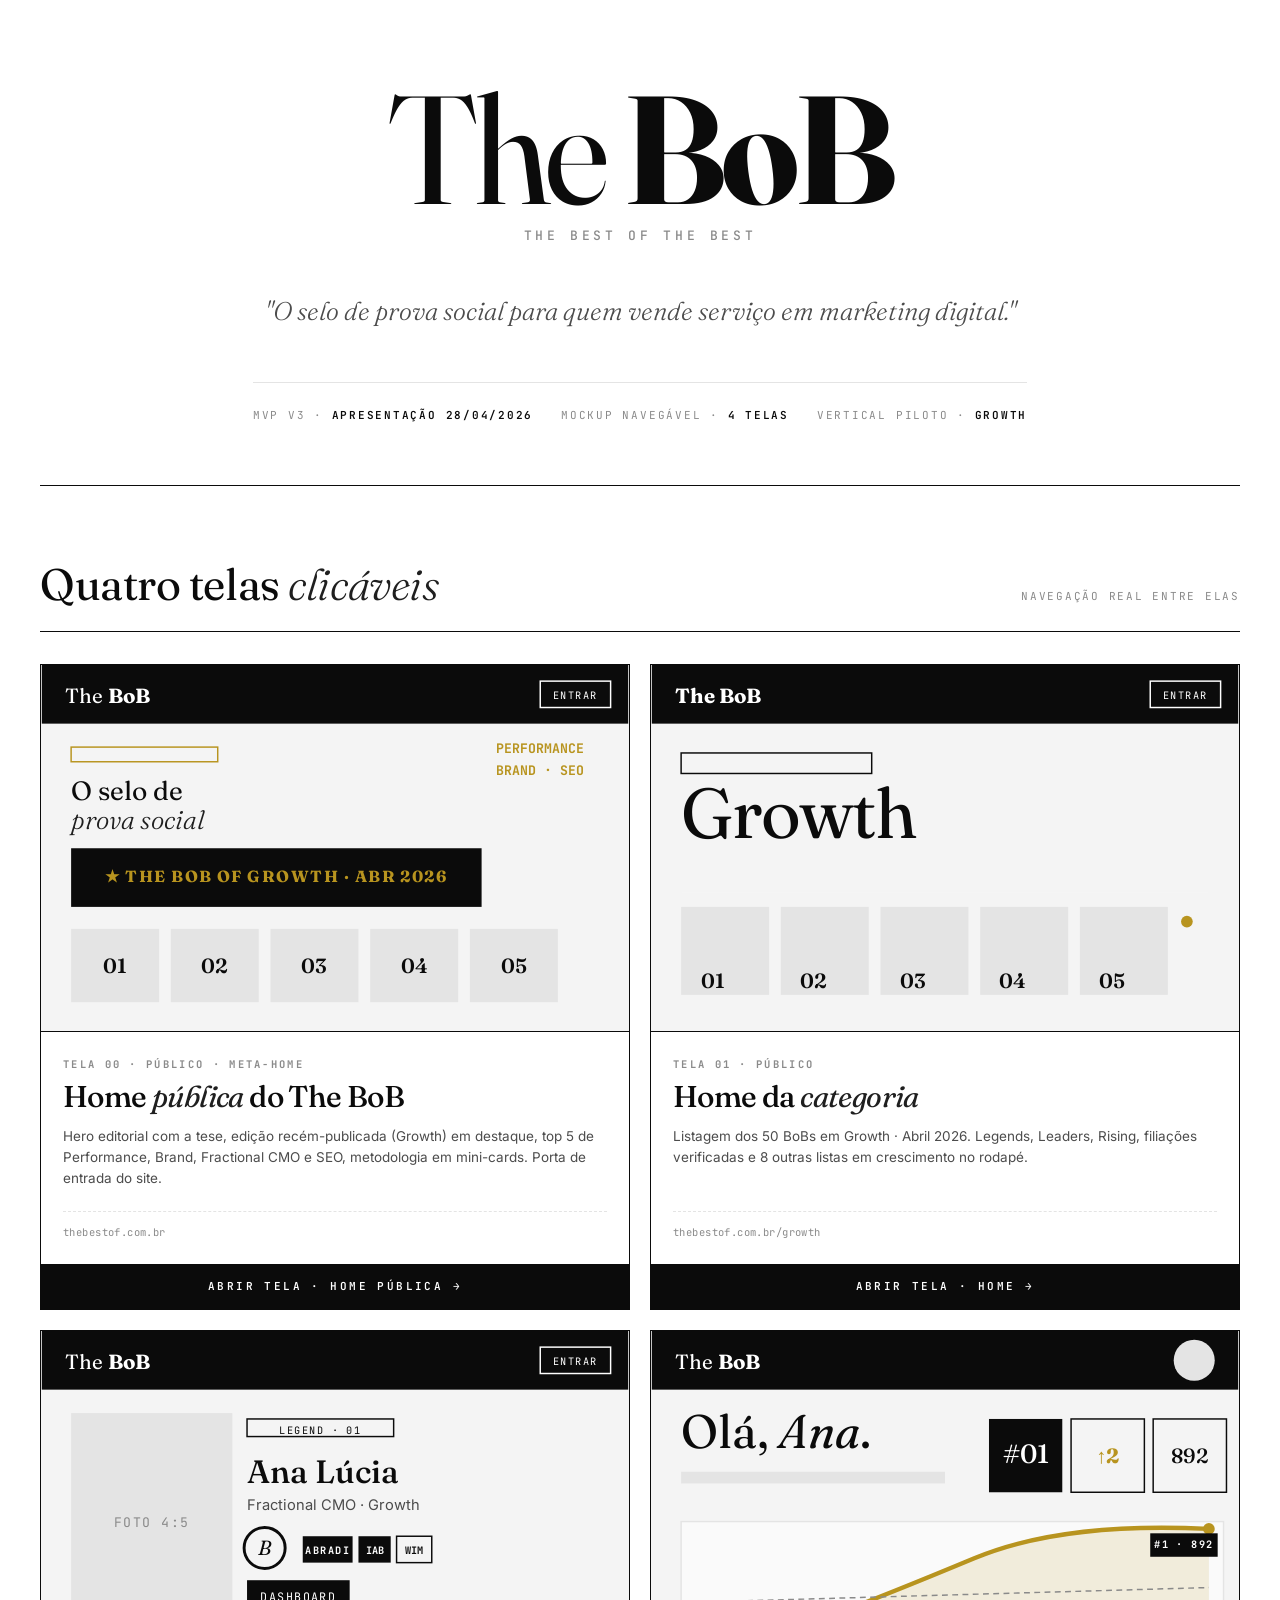
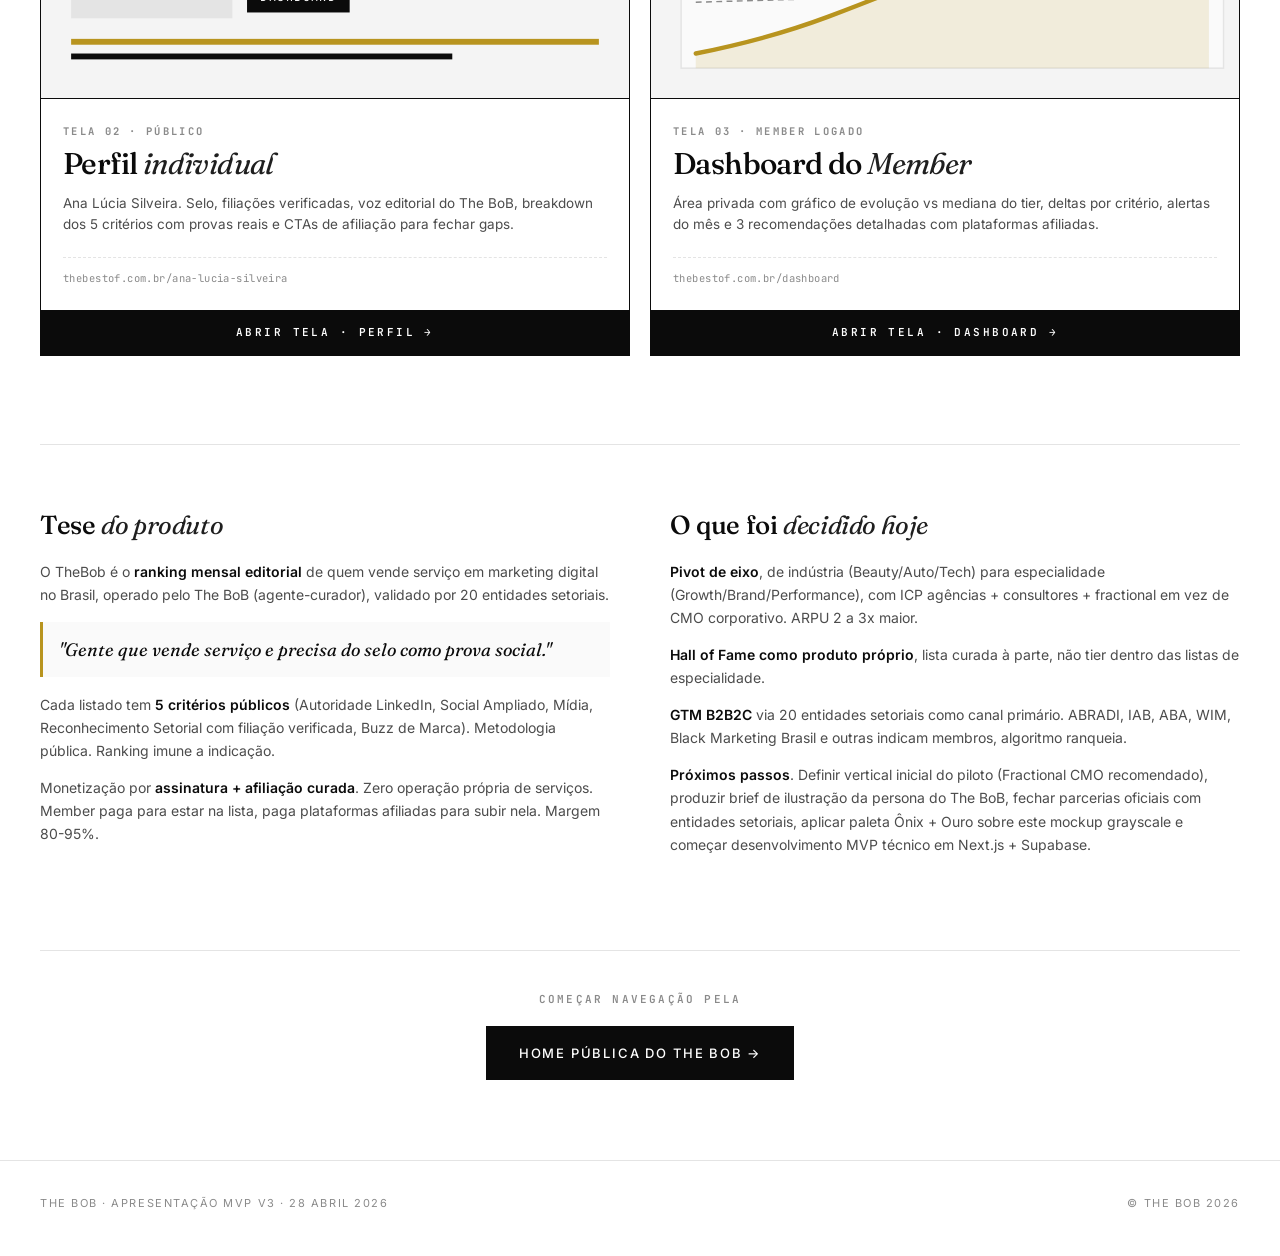
<file: apresentacao.html>
<!DOCTYPE html>
<html lang="pt-BR">
<head>
<meta charset="UTF-8" />
<meta name="viewport" content="width=device-width, initial-scale=1" />
<title>The BoB · Apresentação MVP · 28 de Abril de 2026</title>
<link rel="preconnect" href="https://fonts.googleapis.com" />
<link rel="preconnect" href="https://fonts.gstatic.com" crossorigin />
<link href="https://fonts.googleapis.com/css2?family=Fraunces:ital,opsz,wght@0,9..144,300;0,9..144,400;0,9..144,500;0,9..144,600;0,9..144,700;0,9..144,900;1,9..144,300;1,9..144,400&family=Inter:wght@300;400;500;600;700&family=JetBrains+Mono:wght@400;500;600;700&display=swap" rel="stylesheet" />
<link rel="stylesheet" href="styles.css" />
</head>
<body>

<main>
  <div class="container">

    <!-- HERO DA APRESENTAÇÃO -->
    <section class="pres-hero">
      <div class="pres-logo">The <strong>BoB</strong></div>
      <div class="pres-tagline">The Best of the Best</div>
      <p class="pres-sub">"O selo de prova social para quem vende serviço em marketing digital."</p>
      <div class="pres-meta">
        <span>MVP v3 · <strong>Apresentação 28/04/2026</strong></span>
        <span>Mockup navegável · <strong>4 telas</strong></span>
        <span>Vertical piloto · <strong>Growth</strong></span>
        
      </div>
    </section>

    <!-- GRID DAS 4 TELAS -->
    <section class="pres-grid-section">
      <div class="pres-grid-head">
        <h2>Quatro telas <em>clicáveis</em></h2>
        <span class="mono" style="font-size: 11px; color: var(--mute); letter-spacing: 0.16em; text-transform: uppercase;">Navegação real entre elas</span>
      </div>

      <div class="pres-grid" style="grid-template-columns: repeat(2, 1fr);">

        <!-- CARD 00: HOME PÚBLICA (NOVO) -->
        <a href="index.html" class="pres-card">
          <div class="pres-card-visual">
            <svg viewBox="0 0 400 250" xmlns="http://www.w3.org/2000/svg">
              <rect x="0" y="0" width="400" height="40" fill="#0B0B0B"/>
              <text x="16" y="26" font-family="Fraunces,serif" font-size="14" fill="#FFF">The <tspan font-weight="700">BoB</tspan></text>
              <rect x="340" y="11" width="48" height="18" fill="none" stroke="#FFF"/>
              <text x="364" y="23" font-family="JetBrains Mono,monospace" font-size="7" fill="#FFF" text-anchor="middle" letter-spacing="1">ENTRAR</text>
              <rect x="20" y="56" width="100" height="10" fill="none" stroke="#B8941F"/>
              
              <text x="20" y="92" font-family="Fraunces,serif" font-size="18" fill="#0B0B0B" font-weight="400">O selo de</text>
              <text x="20" y="112" font-family="Fraunces,serif" font-size="18" fill="#1F1F1F" font-style="italic" font-weight="300">prova social</text>
              <rect x="20" y="125" width="280" height="40" fill="#0B0B0B"/>
              <text x="160" y="148" font-family="Fraunces,serif" font-size="11" fill="#B8941F" font-weight="700" text-anchor="middle" letter-spacing="1">★ THE BOB OF GROWTH · ABR 2026</text>
              <rect x="20" y="180" width="60" height="50" fill="#E4E4E4"/>
              <rect x="88" y="180" width="60" height="50" fill="#E4E4E4"/>
              <rect x="156" y="180" width="60" height="50" fill="#E4E4E4"/>
              <rect x="224" y="180" width="60" height="50" fill="#E4E4E4"/>
              <rect x="292" y="180" width="60" height="50" fill="#E4E4E4"/>
              <text x="50" y="210" font-family="Fraunces,serif" font-size="14" fill="#0B0B0B" font-weight="600" text-anchor="middle">01</text>
              <text x="118" y="210" font-family="Fraunces,serif" font-size="14" fill="#0B0B0B" font-weight="600" text-anchor="middle">02</text>
              <text x="186" y="210" font-family="Fraunces,serif" font-size="14" fill="#0B0B0B" font-weight="600" text-anchor="middle">03</text>
              <text x="254" y="210" font-family="Fraunces,serif" font-size="14" fill="#0B0B0B" font-weight="600" text-anchor="middle">04</text>
              <text x="322" y="210" font-family="Fraunces,serif" font-size="14" fill="#0B0B0B" font-weight="600" text-anchor="middle">05</text>
              <text x="370" y="60" font-family="JetBrains Mono,monospace" font-size="9" fill="#B8941F" font-weight="700" text-anchor="end">PERFORMANCE</text>
              <text x="370" y="75" font-family="JetBrains Mono,monospace" font-size="9" fill="#B8941F" font-weight="700" text-anchor="end">BRAND · SEO</text>
            </svg>
          </div>
          <div class="pres-card-body">
            <span class="pres-card-num">Tela 00 · Público · meta-home</span>
            <h3>Home <em>pública</em> do The BoB</h3>
            <p>Hero editorial com a tese, edição recém-publicada (Growth) em destaque, top 5 de Performance, Brand, Fractional CMO e SEO, metodologia em mini-cards. Porta de entrada do site.</p>
            <span class="pres-card-url">thebestof.com.br</span>
          </div>
          <span class="pres-card-cta">Abrir tela · Home pública →</span>
        </a>

        <!-- CARD 01: HOME CATEGORIA -->
        <a href="growth.html" class="pres-card">
          <div class="pres-card-visual">
            <svg viewBox="0 0 400 250" xmlns="http://www.w3.org/2000/svg">
              <rect x="0" y="0" width="400" height="40" fill="#0B0B0B"/>
              <text x="16" y="26" font-family="Fraunces,serif" font-size="14" fill="#FFF" font-weight="700">The <tspan font-weight="700">BoB</tspan></text>
              <rect x="340" y="11" width="48" height="18" fill="none" stroke="#FFF" stroke-width="1"/>
              <text x="364" y="23" font-family="JetBrains Mono,monospace" font-size="7" fill="#FFF" text-anchor="middle" letter-spacing="1">ENTRAR</text>
              <rect x="20" y="60" width="130" height="14" fill="none" stroke="#0B0B0B"/>
              
              <text x="20" y="118" font-family="Fraunces,serif" font-size="48" fill="#0B0B0B" font-weight="400" letter-spacing="-1">Growth</text>
              <rect x="20" y="145" width="360" height="10" fill="#F4F4F4"/>
              <rect x="20" y="165" width="60" height="60" fill="#E4E4E4"/>
              <rect x="88" y="165" width="60" height="60" fill="#E4E4E4"/>
              <rect x="156" y="165" width="60" height="60" fill="#E4E4E4"/>
              <rect x="224" y="165" width="60" height="60" fill="#E4E4E4"/>
              <rect x="292" y="165" width="60" height="60" fill="#E4E4E4"/>
              <text x="42" y="220" font-family="Fraunces,serif" font-size="14" fill="#0B0B0B" font-weight="600" text-anchor="middle">01</text>
              <text x="110" y="220" font-family="Fraunces,serif" font-size="14" fill="#0B0B0B" font-weight="600" text-anchor="middle">02</text>
              <text x="178" y="220" font-family="Fraunces,serif" font-size="14" fill="#0B0B0B" font-weight="600" text-anchor="middle">03</text>
              <text x="246" y="220" font-family="Fraunces,serif" font-size="14" fill="#0B0B0B" font-weight="600" text-anchor="middle">04</text>
              <text x="314" y="220" font-family="Fraunces,serif" font-size="14" fill="#0B0B0B" font-weight="600" text-anchor="middle">05</text>
              <circle cx="365" cy="175" r="4" fill="#B8941F"/>
            </svg>
          </div>
          <div class="pres-card-body">
            <span class="pres-card-num">Tela 01 · Público</span>
            <h3>Home da <em>categoria</em></h3>
            <p>Listagem dos 50 BoBs em Growth · Abril 2026. Legends, Leaders, Rising, filiações verificadas e 8 outras listas em crescimento no rodapé.</p>
            <span class="pres-card-url">thebestof.com.br/growth</span>
          </div>
          <span class="pres-card-cta">Abrir tela · Home →</span>
        </a>

        <!-- CARD 02: PERFIL -->
        <a href="perfil.html" class="pres-card">
          <div class="pres-card-visual">
            <svg viewBox="0 0 400 250" xmlns="http://www.w3.org/2000/svg">
              <rect x="0" y="0" width="400" height="40" fill="#0B0B0B"/>
              <text x="16" y="26" font-family="Fraunces,serif" font-size="14" fill="#FFF">The <tspan font-weight="700">BoB</tspan></text>
              <rect x="340" y="11" width="48" height="18" fill="none" stroke="#FFF"/>
              <text x="364" y="23" font-family="JetBrains Mono,monospace" font-size="7" fill="#FFF" text-anchor="middle" letter-spacing="1">ENTRAR</text>
              <rect x="20" y="56" width="110" height="140" fill="#E4E4E4"/>
              <text x="75" y="134" font-family="JetBrains Mono,monospace" font-size="9" fill="#8A8A8A" text-anchor="middle" letter-spacing="1">FOTO 4:5</text>
              <rect x="140" y="60" width="100" height="12" fill="none" stroke="#0B0B0B"/>
              <text x="190" y="70" font-family="JetBrains Mono,monospace" font-size="7" fill="#0B0B0B" text-anchor="middle" letter-spacing="1">LEGEND · 01</text>
              <text x="140" y="104" font-family="Fraunces,serif" font-size="22" fill="#0B0B0B" font-weight="500">Ana Lúcia</text>
              <text x="140" y="122" font-family="Inter,sans-serif" font-size="10" fill="#4C4C4C">Fractional CMO · Growth</text>
              <circle cx="152" cy="148" r="14" fill="none" stroke="#0B0B0B" stroke-width="2"/>
              <text x="152" y="153" font-family="Fraunces,serif" font-size="14" fill="#0B0B0B" font-style="italic" text-anchor="middle">B</text>
              <rect x="178" y="140" width="34" height="18" fill="#0B0B0B"/>
              <text x="195" y="152" font-family="JetBrains Mono,monospace" font-size="7" fill="#FFF" text-anchor="middle" font-weight="700" letter-spacing="1">ABRADI</text>
              <rect x="216" y="140" width="22" height="18" fill="#0B0B0B"/>
              <text x="227" y="152" font-family="JetBrains Mono,monospace" font-size="7" fill="#FFF" text-anchor="middle" font-weight="700">IAB</text>
              <rect x="242" y="140" width="24" height="18" fill="none" stroke="#0B0B0B"/>
              <text x="254" y="152" font-family="JetBrains Mono,monospace" font-size="7" fill="#0B0B0B" text-anchor="middle" font-weight="700">WIM</text>
              <rect x="140" y="170" width="70" height="22" fill="#0B0B0B"/>
              <text x="175" y="184" font-family="JetBrains Mono,monospace" font-size="8" fill="#FFF" text-anchor="middle" letter-spacing="1">DASHBOARD</text>
              <rect x="20" y="210" width="360" height="4" fill="#B8941F"/>
              <rect x="20" y="220" width="260" height="4" fill="#0B0B0B"/>
            </svg>
          </div>
          <div class="pres-card-body">
            <span class="pres-card-num">Tela 02 · Público</span>
            <h3>Perfil <em>individual</em></h3>
            <p>Ana Lúcia Silveira. Selo, filiações verificadas, voz editorial do The BoB, breakdown dos 5 critérios com provas reais e CTAs de afiliação para fechar gaps.</p>
            <span class="pres-card-url">thebestof.com.br/ana-lucia-silveira</span>
          </div>
          <span class="pres-card-cta">Abrir tela · Perfil →</span>
        </a>

        <!-- CARD 03: DASHBOARD -->
        <a href="dashboard.html" class="pres-card">
          <div class="pres-card-visual">
            <svg viewBox="0 0 400 250" xmlns="http://www.w3.org/2000/svg">
              <rect x="0" y="0" width="400" height="40" fill="#0B0B0B"/>
              <text x="16" y="26" font-family="Fraunces,serif" font-size="14" fill="#FFF">The <tspan font-weight="700">BoB</tspan></text>
              <circle cx="370" cy="20" r="14" fill="#E4E4E4"/>
              <text x="20" y="80" font-family="Fraunces,serif" font-size="32" fill="#0B0B0B" font-weight="400">Olá, <tspan font-style="italic">Ana</tspan>.</text>
              <rect x="20" y="96" width="180" height="8" fill="#E4E4E4"/>
              <rect x="230" y="60" width="50" height="50" fill="#0B0B0B"/>
              <text x="255" y="90" font-family="Fraunces,serif" font-size="18" fill="#FFF" text-anchor="middle" font-weight="500">#01</text>
              <rect x="286" y="60" width="50" height="50" fill="#F4F4F4" stroke="#0B0B0B"/>
              <text x="311" y="90" font-family="Fraunces,serif" font-size="14" fill="#B8941F" text-anchor="middle" font-weight="700">↑2</text>
              <rect x="342" y="60" width="50" height="50" fill="#F4F4F4" stroke="#0B0B0B"/>
              <text x="367" y="90" font-family="Fraunces,serif" font-size="14" fill="#0B0B0B" text-anchor="middle" font-weight="500">892</text>
              <rect x="20" y="130" width="370" height="100" fill="#FAFAFA" stroke="#E4E4E4"/>
              <path d="M 30 220 Q 80 210, 120 195 T 220 155 T 380 135" fill="none" stroke="#B8941F" stroke-width="3" stroke-linecap="round"/>
              <path d="M 30 220 Q 80 210, 120 195 T 220 155 T 380 135 L 380 230 L 30 230 Z" fill="#B8941F" fill-opacity="0.14"/>
              <line x1="30" y1="185" x2="380" y2="175" stroke="#8A8A8A" stroke-width="1" stroke-dasharray="4,3"/>
              <circle cx="380" cy="135" r="4" fill="#B8941F"/>
              <rect x="340" y="138" width="46" height="16" fill="#0B0B0B"/>
              <text x="363" y="148" font-family="JetBrains Mono,monospace" font-size="7" fill="#FFF" text-anchor="middle" font-weight="700" letter-spacing="1">#1 · 892</text>
            </svg>
          </div>
          <div class="pres-card-body">
            <span class="pres-card-num">Tela 03 · Member logado</span>
            <h3>Dashboard do <em>Member</em></h3>
            <p>Área privada com gráfico de evolução vs mediana do tier, deltas por critério, alertas do mês e 3 recomendações detalhadas com plataformas afiliadas.</p>
            <span class="pres-card-url">thebestof.com.br/dashboard</span>
          </div>
          <span class="pres-card-cta">Abrir tela · Dashboard →</span>
        </a>

      </div>
    </section>

    <!-- CONTEXTO ESTRATÉGICO -->
    <section class="pres-context">
      <div>
        <h3>Tese <em>do produto</em></h3>
        <p>O TheBob é o <strong>ranking mensal editorial</strong> de quem vende serviço em marketing digital no Brasil, operado pelo The BoB (agente-curador), validado por 20 entidades setoriais.</p>
        <p class="pres-key">"Gente que vende serviço e precisa do selo como prova social."</p>
        <p>Cada listado tem <strong>5 critérios públicos</strong> (Autoridade LinkedIn, Social Ampliado, Mídia, Reconhecimento Setorial com filiação verificada, Buzz de Marca). Metodologia pública. Ranking imune a indicação.</p>
        <p>Monetização por <strong>assinatura + afiliação curada</strong>. Zero operação própria de serviços. Member paga para estar na lista, paga plataformas afiliadas para subir nela. Margem 80-95%.</p>
      </div>
      <div>
        <h3>O que foi <em>decidido hoje</em></h3>
        <p><strong>Pivot de eixo</strong>, de indústria (Beauty/Auto/Tech) para especialidade (Growth/Brand/Performance), com ICP agências + consultores + fractional em vez de CMO corporativo. ARPU 2 a 3x maior.</p>
        <p><strong>Hall of Fame como produto próprio</strong>, lista curada à parte, não tier dentro das listas de especialidade.</p>
        <p><strong>GTM B2B2C</strong> via 20 entidades setoriais como canal primário. ABRADI, IAB, ABA, WIM, Black Marketing Brasil e outras indicam membros, algoritmo ranqueia.</p>
        <p><strong>Próximos passos</strong>. Definir vertical inicial do piloto (Fractional CMO recomendado), produzir brief de ilustração da persona do The BoB, fechar parcerias oficiais com entidades setoriais, aplicar paleta Ônix + Ouro sobre este mockup grayscale e começar desenvolvimento MVP técnico em Next.js + Supabase.</p>
      </div>
    </section>

    <!-- BOTÃO DE NAVEGAÇÃO RÁPIDA -->
    <section style="padding: 40px 0 80px; border-top: 1px solid var(--line); text-align: center;">
      <p class="mono" style="font-size: 11px; letter-spacing: 0.2em; text-transform: uppercase; color: var(--mute); margin-bottom: 18px; font-weight: 600;">Começar navegação pela</p>
      <a href="index.html" class="btn primary" style="padding: 16px 32px; font-size: 13px;">Home pública do The BoB →</a>
    </section>

  </div>
</main>

<footer class="global-footer">
  <div class="container">
    <span>The BoB · Apresentação MVP v3 · 28 Abril 2026</span>
    <span>© The BoB 2026</span>
  </div>
</footer>

</body>
</html>
</file>
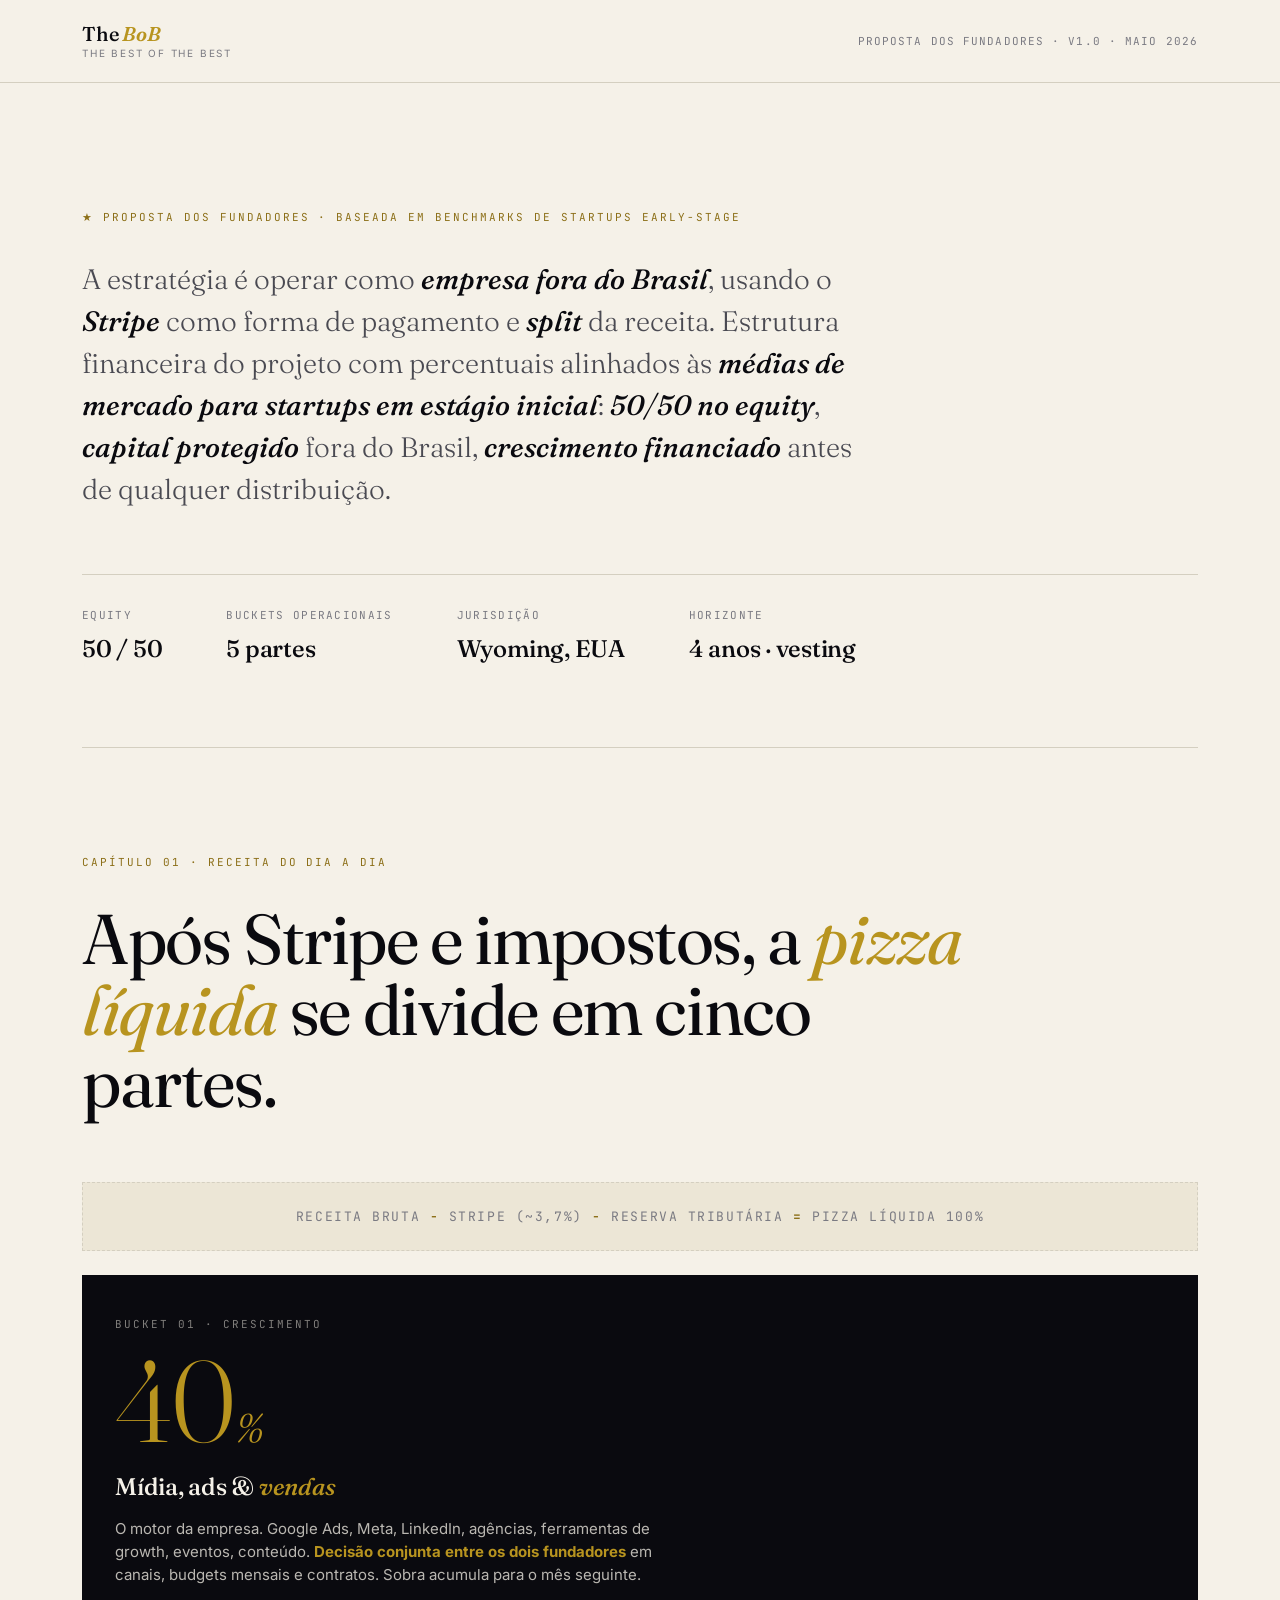
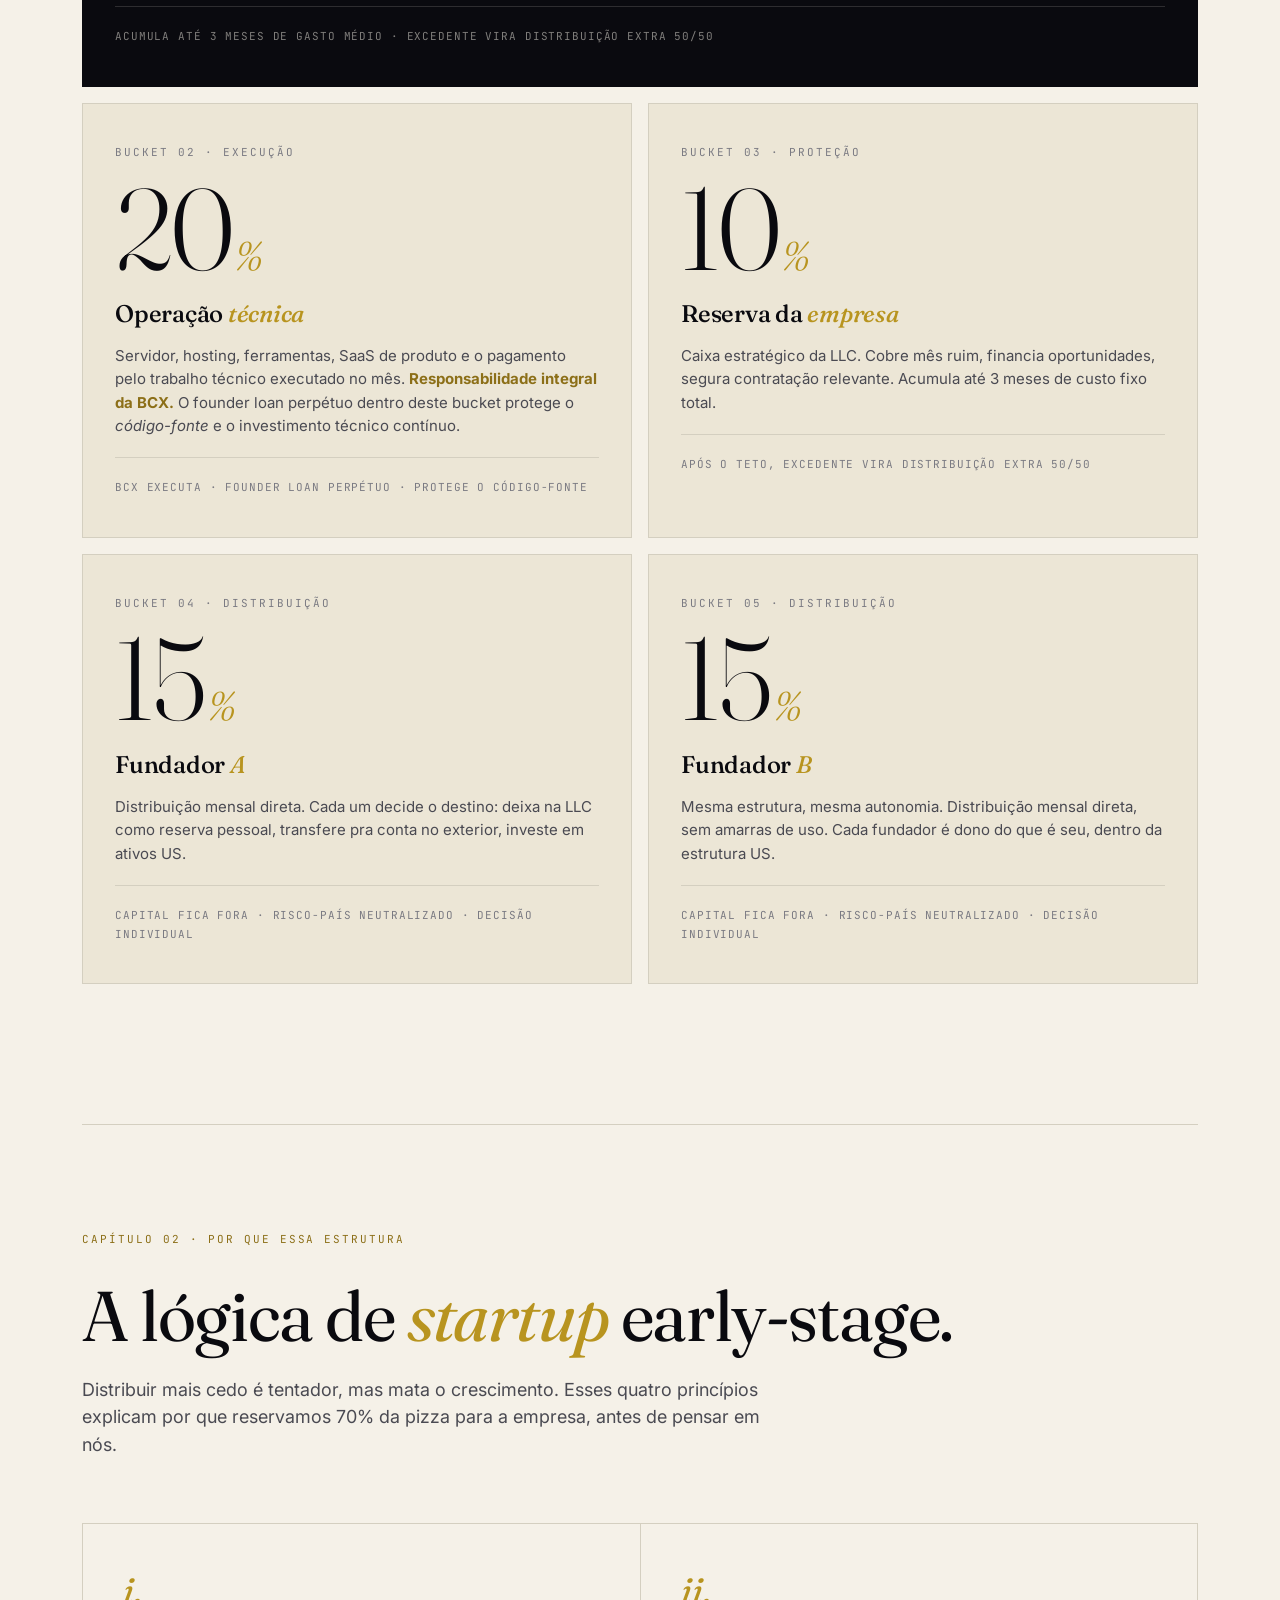
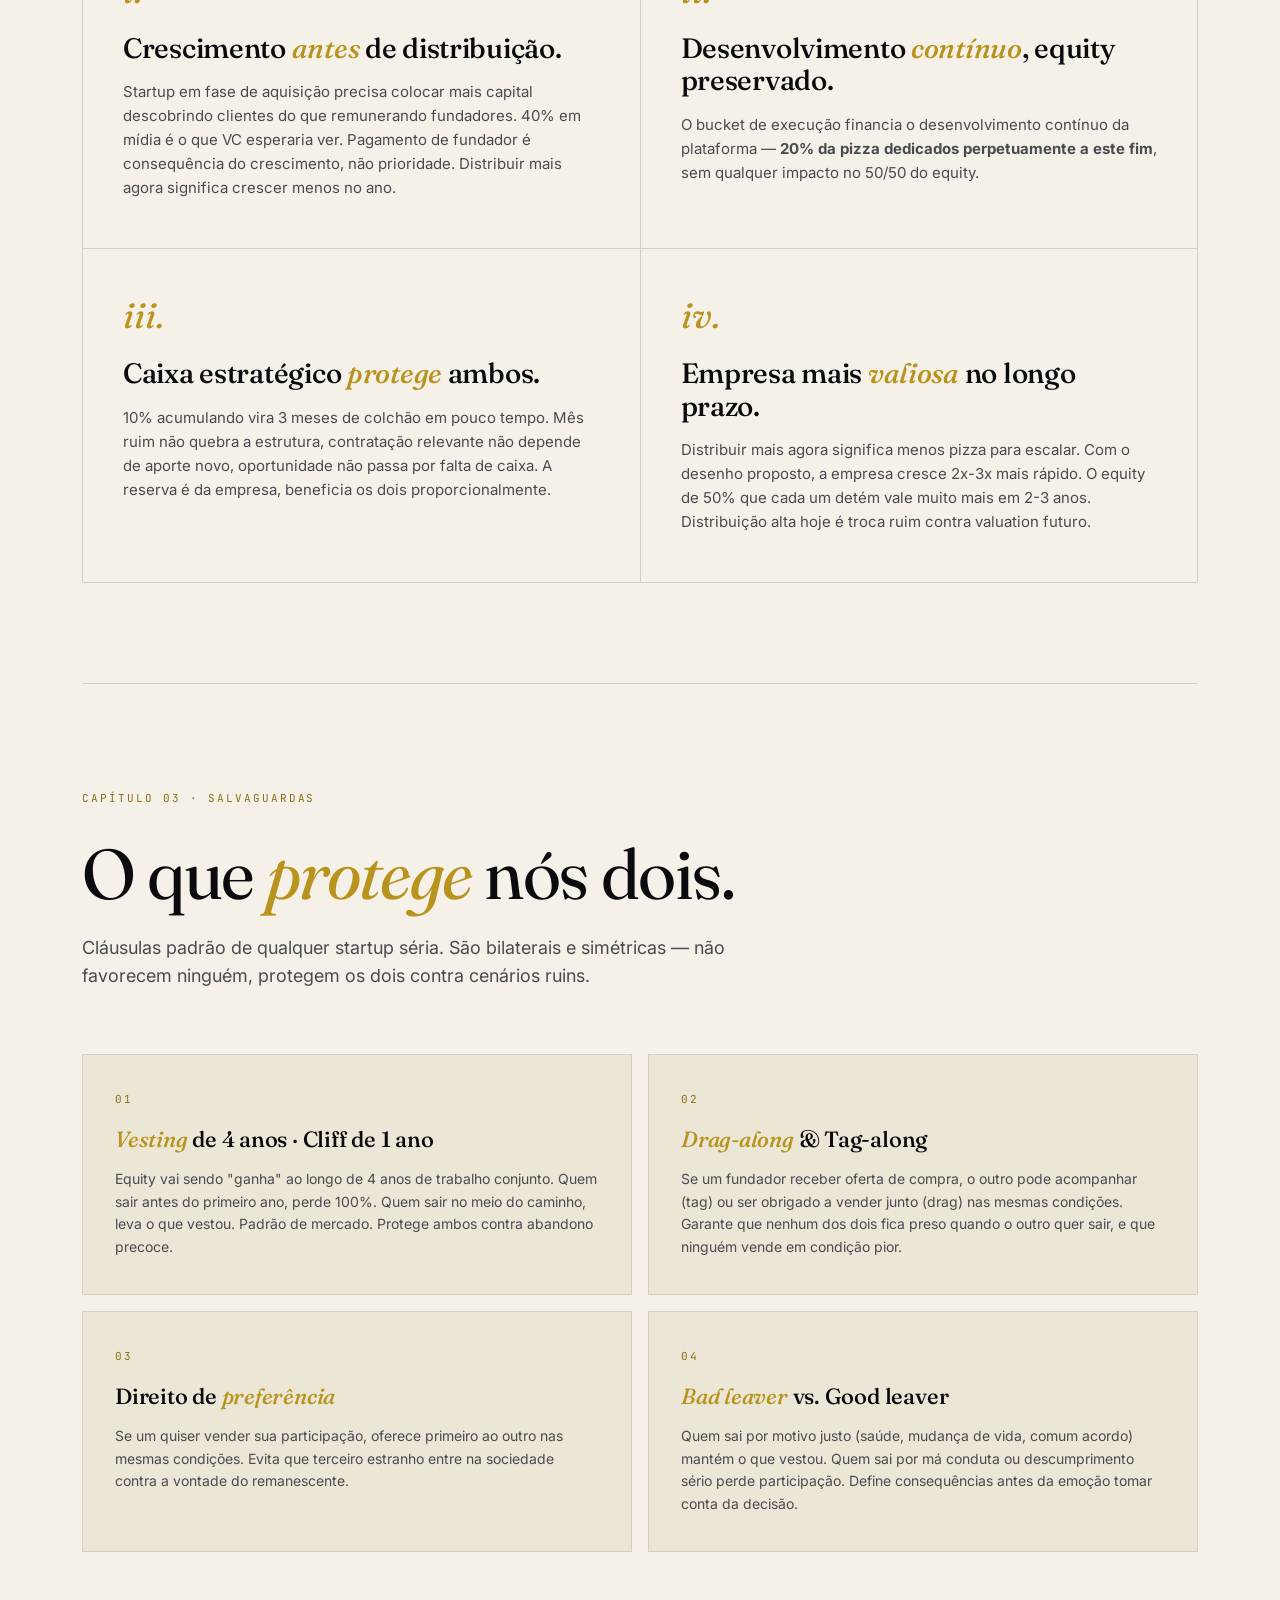
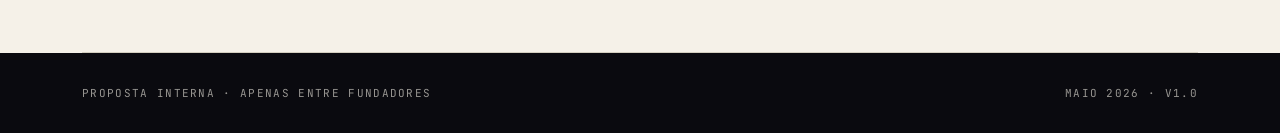
<file: proposta-fundadores.html>
<!DOCTYPE html>
<html lang="pt-BR">
<head>
<meta charset="UTF-8" />
<meta name="viewport" content="width=device-width, initial-scale=1" />
<meta name="robots" content="noindex, nofollow, noarchive, nosnippet" />
<meta name="googlebot" content="noindex, nofollow, noarchive, nosnippet" />
<title>Proposta de Estrutura · Edição Interna</title>
<link rel="preconnect" href="https://fonts.googleapis.com" />
<link rel="preconnect" href="https://fonts.gstatic.com" crossorigin />
<link href="https://fonts.googleapis.com/css2?family=Fraunces:ital,opsz,wght@0,9..144,300;0,9..144,400;0,9..144,500;0,9..144,600;0,9..144,700;0,9..144,900;1,9..144,300;1,9..144,400;1,9..144,500;1,9..144,600&family=Inter:wght@300;400;500;600;700&family=JetBrains+Mono:wght@400;500;600;700&display=swap" rel="stylesheet" />
<style>
  :root {
    --paper: #F5F1E8;
    --paper-soft: #ECE6D6;
    --ink: #0A0A0F;
    --ink-soft: #4A4A52;
    --ink-mute: #7A7A82;
    --gold: #B8941F;
    --gold-deep: #8C6F18;
    --rule: #D4CFC0;
    --green: #2D6A4F;
    --red: #9B2C2C;
    --display: 'Fraunces', Georgia, serif;
    --body: 'Inter', -apple-system, sans-serif;
    --mono: 'JetBrains Mono', monospace;
  }

  * { margin: 0; padding: 0; box-sizing: border-box; }

  html { scroll-behavior: smooth; }

  body {
    font-family: var(--body);
    background: var(--paper);
    color: var(--ink);
    -webkit-font-smoothing: antialiased;
    line-height: 1.5;
  }

  .container {
    max-width: 1180px;
    margin: 0 auto;
    padding: 0 32px;
  }

  /* NAV */
  .nav {
    border-bottom: 1px solid var(--rule);
    padding: 24px 0;
    background: var(--paper);
    position: sticky;
    top: 0;
    z-index: 100;
    backdrop-filter: blur(8px);
  }
  .nav .container {
    display: flex;
    align-items: center;
    justify-content: space-between;
  }
  .logo {
    text-decoration: none;
    color: var(--ink);
    line-height: 1;
  }
  .brand {
    font-family: var(--display);
    font-size: 20px;
    font-weight: 500;
    letter-spacing: -0.01em;
    display: block;
  }
  .brand strong {
    font-style: italic;
    font-weight: 600;
    color: var(--gold);
  }
  .tagline {
    display: block;
    font-size: 10px;
    text-transform: uppercase;
    letter-spacing: 0.18em;
    color: var(--ink-mute);
    margin-top: 4px;
  }
  .nav-meta {
    font-family: var(--mono);
    font-size: 11px;
    color: var(--ink-mute);
    text-transform: uppercase;
    letter-spacing: 0.1em;
  }

  /* HERO */
  .hero {
    padding: 120px 0 80px;
    border-bottom: 1px solid var(--rule);
  }
  .eyebrow {
    font-family: var(--mono);
    font-size: 11px;
    text-transform: uppercase;
    letter-spacing: 0.18em;
    color: var(--gold-deep);
    margin-bottom: 32px;
    display: inline-block;
  }
  .hero-manifesto {
    font-family: var(--display);
    font-size: clamp(20px, 2.4vw, 28px);
    font-weight: 300;
    line-height: 1.5;
    color: var(--ink-soft);
    max-width: 780px;
    margin-bottom: 48px;
  }
  .hero-manifesto em {
    color: var(--ink);
    font-style: italic;
    font-weight: 500;
  }
  .hero h1 {
    font-family: var(--display);
    font-size: clamp(48px, 7vw, 96px);
    font-weight: 400;
    line-height: 0.96;
    letter-spacing: -0.025em;
    margin-bottom: 32px;
    max-width: 1000px;
  }
  .hero h1 em {
    font-style: italic;
    font-weight: 400;
    color: var(--gold);
  }
  .hero-lede {
    font-size: 18px;
    color: var(--ink-soft);
    max-width: 620px;
    line-height: 1.55;
  }
  .hero-meta {
    margin-top: 64px;
    padding-top: 32px;
    border-top: 1px solid var(--rule);
    display: flex;
    gap: 64px;
    flex-wrap: wrap;
  }
  .hero-meta-item {
    font-family: var(--mono);
    font-size: 11px;
    text-transform: uppercase;
    letter-spacing: 0.12em;
    color: var(--ink-mute);
  }
  .hero-meta-item strong {
    display: block;
    font-family: var(--display);
    font-size: 24px;
    color: var(--ink);
    margin-top: 8px;
    text-transform: none;
    letter-spacing: -0.01em;
    font-weight: 500;
  }

  /* SECTION HEADER */
  .section {
    padding: 100px 0;
    border-bottom: 1px solid var(--rule);
  }
  .section-head {
    margin-bottom: 64px;
    max-width: 880px;
  }
  .section h2 {
    font-family: var(--display);
    font-size: clamp(40px, 5.5vw, 72px);
    font-weight: 400;
    line-height: 1.02;
    letter-spacing: -0.02em;
    margin-bottom: 24px;
  }
  .section h2 em {
    font-style: italic;
    color: var(--gold);
    font-weight: 400;
  }
  .section-lede {
    font-size: 18px;
    color: var(--ink-soft);
    line-height: 1.55;
    max-width: 680px;
  }

  /* EQUITY BLOCK */
  .equity-row {
    display: grid;
    grid-template-columns: 1fr 1fr;
    gap: 24px;
    margin-bottom: 40px;
  }
  .equity-card {
    background: var(--paper-soft);
    border: 1px solid var(--rule);
    padding: 56px 48px;
    position: relative;
    overflow: hidden;
  }
  .equity-card::before {
    content: '';
    position: absolute;
    top: 0;
    left: 0;
    width: 100%;
    height: 4px;
    background: var(--gold);
  }
  .equity-label {
    font-family: var(--mono);
    font-size: 11px;
    text-transform: uppercase;
    letter-spacing: 0.18em;
    color: var(--ink-mute);
    margin-bottom: 24px;
  }
  .equity-percent {
    font-family: var(--display);
    font-size: clamp(96px, 14vw, 180px);
    font-weight: 300;
    line-height: 0.85;
    letter-spacing: -0.04em;
    margin-bottom: 24px;
  }
  .equity-percent .pct-sym {
    font-size: 0.4em;
    color: var(--gold);
    vertical-align: top;
    margin-left: 4px;
    font-style: italic;
  }
  .equity-name {
    font-family: var(--display);
    font-size: 24px;
    font-weight: 500;
    margin-bottom: 8px;
  }
  .equity-role {
    font-size: 14px;
    color: var(--ink-mute);
  }

  .equity-note {
    background: var(--ink);
    color: var(--paper);
    padding: 40px 48px;
    margin-top: 24px;
    display: grid;
    grid-template-columns: auto 1fr;
    gap: 40px;
    align-items: center;
  }
  .equity-note-mark {
    font-family: var(--display);
    font-style: italic;
    font-size: 56px;
    color: var(--gold);
    line-height: 1;
  }
  .equity-note p {
    font-family: var(--display);
    font-size: 20px;
    font-weight: 300;
    line-height: 1.4;
    font-style: italic;
  }
  .equity-note p strong {
    font-weight: 500;
    font-style: normal;
    color: var(--gold);
  }

  /* PIZZA / BUCKETS */
  .pizza-grid {
    display: grid;
    grid-template-columns: repeat(12, 1fr);
    gap: 16px;
    margin-bottom: 40px;
  }
  .bucket {
    border: 1px solid var(--rule);
    background: var(--paper-soft);
    padding: 40px 32px;
    position: relative;
    transition: transform 0.2s ease, border-color 0.2s ease;
  }
  .bucket:hover {
    transform: translateY(-2px);
    border-color: var(--gold);
  }
  .bucket-40 { grid-column: span 12; background: var(--ink); color: var(--paper); border-color: var(--ink); }
  .bucket-20 { grid-column: span 6; }
  .bucket-10 { grid-column: span 6; }
  .bucket-15 { grid-column: span 6; }

  .bucket-rank {
    font-family: var(--mono);
    font-size: 11px;
    text-transform: uppercase;
    letter-spacing: 0.18em;
    color: var(--ink-mute);
    margin-bottom: 16px;
  }
  .bucket-40 .bucket-rank { color: rgba(245,241,232,0.5); }

  .bucket-pct {
    font-family: var(--display);
    font-size: clamp(72px, 9vw, 120px);
    font-weight: 300;
    line-height: 0.9;
    letter-spacing: -0.03em;
    margin-bottom: 16px;
    display: flex;
    align-items: baseline;
    gap: 4px;
  }
  .bucket-40 .bucket-pct { color: var(--gold); }
  .bucket-pct .pct-sym {
    font-size: 0.35em;
    color: var(--gold);
    font-style: italic;
  }
  .bucket-40 .bucket-pct .pct-sym { color: var(--gold); }

  .bucket-name {
    font-family: var(--display);
    font-size: 24px;
    font-weight: 500;
    margin-bottom: 12px;
    letter-spacing: -0.01em;
  }
  .bucket-name em {
    font-style: italic;
    color: var(--gold);
  }
  .bucket-40 .bucket-name em { color: var(--gold); }

  .bucket-desc {
    font-size: 15px;
    line-height: 1.55;
    color: var(--ink-soft);
    max-width: 540px;
  }
  .bucket-40 .bucket-desc { color: rgba(245,241,232,0.75); }

  .bucket-rules {
    margin-top: 20px;
    padding-top: 20px;
    border-top: 1px solid var(--rule);
    font-family: var(--mono);
    font-size: 11px;
    color: var(--ink-mute);
    text-transform: uppercase;
    letter-spacing: 0.08em;
    line-height: 1.7;
  }
  .bucket-40 .bucket-rules {
    border-top-color: rgba(245,241,232,0.15);
    color: rgba(245,241,232,0.5);
  }

  .pizza-formula {
    font-family: var(--mono);
    font-size: 13px;
    color: var(--ink-mute);
    text-align: center;
    padding: 24px;
    background: var(--paper-soft);
    border: 1px dashed var(--rule);
    text-transform: uppercase;
    letter-spacing: 0.12em;
  }
  .pizza-formula span { color: var(--gold-deep); font-weight: 600; }

  /* ARGUMENTS */
  .args-grid {
    display: grid;
    grid-template-columns: repeat(2, 1fr);
    gap: 1px;
    background: var(--rule);
    border: 1px solid var(--rule);
  }
  .arg-card {
    background: var(--paper);
    padding: 48px 40px;
  }
  .arg-num {
    font-family: var(--display);
    font-style: italic;
    font-size: 36px;
    color: var(--gold);
    line-height: 1;
    margin-bottom: 24px;
    font-weight: 400;
  }
  .arg-title {
    font-family: var(--display);
    font-size: 28px;
    font-weight: 500;
    line-height: 1.15;
    letter-spacing: -0.01em;
    margin-bottom: 16px;
  }
  .arg-title em {
    font-style: italic;
    color: var(--gold);
  }
  .arg-text {
    font-size: 15px;
    line-height: 1.6;
    color: var(--ink-soft);
  }

  /* COMPARISON TABLE */
  .compare {
    background: var(--paper-soft);
    border: 1px solid var(--rule);
    padding: 48px;
    margin-top: 48px;
  }
  .compare-title {
    font-family: var(--display);
    font-size: 24px;
    font-weight: 500;
    margin-bottom: 32px;
    font-style: italic;
  }
  .compare-row {
    display: grid;
    grid-template-columns: 2fr 1fr 1fr;
    padding: 16px 0;
    border-bottom: 1px solid var(--rule);
    align-items: center;
  }
  .compare-row:last-child { border-bottom: none; }
  .compare-row.head {
    font-family: var(--mono);
    font-size: 11px;
    text-transform: uppercase;
    letter-spacing: 0.12em;
    color: var(--ink-mute);
    padding-bottom: 16px;
  }
  .compare-row.total {
    border-top: 2px solid var(--ink);
    border-bottom: none;
    margin-top: 8px;
    padding-top: 24px;
    font-weight: 600;
  }
  .compare-label { font-size: 15px; }
  .compare-old {
    font-family: var(--mono);
    color: var(--ink-mute);
    font-size: 14px;
  }
  .compare-new {
    font-family: var(--mono);
    color: var(--ink);
    font-size: 14px;
    font-weight: 600;
  }
  .compare-row.total .compare-new { color: var(--gold-deep); font-size: 16px; }

  /* FOUNDER LOAN */
  .loan-section {
    display: grid;
    grid-template-columns: 1fr 1.2fr;
    gap: 64px;
    align-items: start;
  }
  .loan-visual {
    background: var(--ink);
    color: var(--paper);
    padding: 56px 48px;
    position: relative;
  }
  .loan-visual::before {
    content: '';
    position: absolute;
    top: 0;
    left: 0;
    width: 4px;
    height: 100%;
    background: var(--gold);
  }
  .loan-mark {
    font-family: var(--display);
    font-style: italic;
    font-size: 14px;
    color: var(--gold);
    text-transform: uppercase;
    letter-spacing: 0.18em;
    margin-bottom: 32px;
  }
  .loan-headline {
    font-family: var(--display);
    font-size: 32px;
    font-weight: 300;
    line-height: 1.2;
    margin-bottom: 32px;
  }
  .loan-headline em {
    font-style: italic;
    color: var(--gold);
    font-weight: 400;
  }
  .loan-flow {
    list-style: none;
    counter-reset: flow;
  }
  .loan-flow li {
    counter-increment: flow;
    padding: 16px 0 16px 56px;
    position: relative;
    border-bottom: 1px solid rgba(245,241,232,0.15);
    font-family: var(--mono);
    font-size: 13px;
    color: rgba(245,241,232,0.85);
    line-height: 1.5;
    text-transform: uppercase;
    letter-spacing: 0.06em;
  }
  .loan-flow li::before {
    content: counter(flow, decimal-leading-zero);
    position: absolute;
    left: 0;
    top: 16px;
    font-family: var(--display);
    font-style: italic;
    font-size: 24px;
    color: var(--gold);
    font-weight: 400;
  }
  .loan-flow li:last-child { border-bottom: none; }

  .loan-text h3 {
    font-family: var(--display);
    font-size: 36px;
    font-weight: 400;
    line-height: 1.1;
    letter-spacing: -0.015em;
    margin-bottom: 24px;
  }
  .loan-text h3 em {
    font-style: italic;
    color: var(--gold);
  }
  .loan-text p {
    font-size: 16px;
    line-height: 1.65;
    color: var(--ink-soft);
    margin-bottom: 20px;
  }
  .loan-text p strong {
    color: var(--ink);
    font-weight: 600;
  }

  /* PROTECTIONS */
  .protect-grid {
    display: grid;
    grid-template-columns: repeat(2, 1fr);
    gap: 16px;
  }
  .protect-card {
    background: var(--paper-soft);
    border: 1px solid var(--rule);
    padding: 36px 32px;
    transition: border-color 0.2s ease;
  }
  .protect-card:hover { border-color: var(--gold); }
  .protect-num {
    font-family: var(--mono);
    font-size: 11px;
    color: var(--gold-deep);
    letter-spacing: 0.18em;
    text-transform: uppercase;
    margin-bottom: 16px;
  }
  .protect-title {
    font-family: var(--display);
    font-size: 22px;
    font-weight: 500;
    margin-bottom: 12px;
    letter-spacing: -0.01em;
  }
  .protect-title em { font-style: italic; color: var(--gold); }
  .protect-text {
    font-size: 14px;
    line-height: 1.6;
    color: var(--ink-soft);
  }

  /* CLOSING */
  .closing {
    padding: 140px 0 100px;
    text-align: center;
    border-top: 1px solid var(--rule);
  }
  .closing-mark {
    font-family: var(--display);
    font-style: italic;
    font-size: 64px;
    color: var(--gold);
    line-height: 1;
    margin-bottom: 32px;
  }
  .closing h2 {
    font-family: var(--display);
    font-size: clamp(40px, 6vw, 80px);
    font-weight: 400;
    line-height: 1.05;
    letter-spacing: -0.02em;
    margin-bottom: 32px;
    max-width: 900px;
    margin-left: auto;
    margin-right: auto;
  }
  .closing h2 em {
    font-style: italic;
    color: var(--gold);
  }
  .closing-lede {
    font-size: 18px;
    color: var(--ink-soft);
    max-width: 600px;
    margin: 0 auto 48px;
    line-height: 1.55;
  }
  .closing-sig {
    margin-top: 80px;
    padding-top: 40px;
    border-top: 1px solid var(--rule);
    max-width: 600px;
    margin-left: auto;
    margin-right: auto;
    font-family: var(--mono);
    font-size: 11px;
    color: var(--ink-mute);
    text-transform: uppercase;
    letter-spacing: 0.18em;
  }

  /* GLOBAL FOOTER */
  .global-footer {
    padding: 32px 0;
    background: var(--ink);
    color: rgba(245,241,232,0.6);
  }
  .global-footer .container {
    display: flex;
    justify-content: space-between;
    align-items: center;
    font-family: var(--mono);
    font-size: 11px;
    text-transform: uppercase;
    letter-spacing: 0.12em;
  }

  /* RESPONSIVE */
  @media (max-width: 900px) {
    .hero { padding: 80px 0 60px; }
    .section { padding: 64px 0; }
    .equity-row { grid-template-columns: 1fr; }
    .equity-note { grid-template-columns: 1fr; gap: 24px; padding: 32px; }
    .bucket-20, .bucket-10, .bucket-15 { grid-column: span 12; }
    .args-grid { grid-template-columns: 1fr; }
    .loan-section { grid-template-columns: 1fr; gap: 40px; }
    .protect-grid { grid-template-columns: 1fr; }
    .compare { padding: 32px 24px; }
    .compare-row { grid-template-columns: 1.5fr 1fr 1fr; gap: 8px; }
    .hero-meta { gap: 32px; }
  }
</style>
</head>
<body>

<header class="nav">
  <div class="container">
    <a href="#" class="logo">
      <span class="brand">The <strong>BoB</strong></span>
      <span class="tagline">The Best of the Best</span>
    </a>
    <span class="nav-meta">Proposta dos fundadores · v1.0 · Maio 2026</span>
  </div>
</header>

<main>
  <div class="container">

    <!-- HERO -->
    <section class="hero">
      <span class="eyebrow">★ Proposta dos fundadores · Baseada em benchmarks de startups early-stage</span>
      <p class="hero-manifesto">
        A estratégia é operar como <em>empresa fora do Brasil</em>,
        usando o <em>Stripe</em> como forma de pagamento e <em>split</em> da receita.
        Estrutura financeira do projeto com percentuais alinhados às
        <em>médias de mercado para startups em estágio inicial</em>:
        <em>50/50 no equity</em>, <em>capital protegido</em> fora do Brasil,
        <em>crescimento financiado</em> antes de qualquer distribuição.
      </p>
      <div class="hero-meta">
        <div class="hero-meta-item">
          Equity
          <strong>50 / 50</strong>
        </div>
        <div class="hero-meta-item">
          Buckets operacionais
          <strong>5 partes</strong>
        </div>
        <div class="hero-meta-item">
          Jurisdição
          <strong>Wyoming, EUA</strong>
        </div>
        <div class="hero-meta-item">
          Horizonte
          <strong>4 anos · vesting</strong>
        </div>
      </div>
    </section>

    <!-- CAPÍTULO 01 — A PIZZA -->
    <section class="section">
      <div class="section-head">
        <span class="eyebrow">Capítulo 01 · Receita do dia a dia</span>
        <h2>Após Stripe e impostos, a <em>pizza líquida</em> se divide em cinco partes.</h2>
      </div>

      <div class="pizza-formula">
        Receita Bruta <span>−</span> Stripe (~3,7%) <span>−</span> Reserva Tributária <span>=</span> Pizza Líquida 100%
      </div>

      <br/>

      <div class="pizza-grid">
        <!-- 40% MÍDIA -->
        <div class="bucket bucket-40">
          <div class="bucket-rank">Bucket 01 · Crescimento</div>
          <div class="bucket-pct">40<span class="pct-sym">%</span></div>
          <div class="bucket-name">Mídia, ads & <em>vendas</em></div>
          <div class="bucket-desc">
            O motor da empresa. Google Ads, Meta, LinkedIn, agências, ferramentas de growth, eventos,
            conteúdo. <strong style="color: var(--gold);">Decisão conjunta entre os dois fundadores</strong> em canais,
            budgets mensais e contratos. Sobra acumula para o mês seguinte.
          </div>
          <div class="bucket-rules">
            Acumula até 3 meses de gasto médio · Excedente vira distribuição extra 50/50
          </div>
        </div>

        <!-- 20% OPERAÇÃO -->
        <div class="bucket bucket-20">
          <div class="bucket-rank">Bucket 02 · Execução</div>
          <div class="bucket-pct">20<span class="pct-sym">%</span></div>
          <div class="bucket-name">Operação <em>técnica</em></div>
          <div class="bucket-desc">
            Servidor, hosting, ferramentas, SaaS de produto e o pagamento pelo trabalho técnico
            executado no mês. <strong style="color: var(--gold-deep);">Responsabilidade integral da BCX.</strong>
            O founder loan perpétuo dentro deste bucket protege o <em>código-fonte</em> e o investimento técnico contínuo.
          </div>
          <div class="bucket-rules">
            BCX executa · Founder loan perpétuo · Protege o código-fonte
          </div>
        </div>

        <!-- 10% RESERVA -->
        <div class="bucket bucket-10">
          <div class="bucket-rank">Bucket 03 · Proteção</div>
          <div class="bucket-pct">10<span class="pct-sym">%</span></div>
          <div class="bucket-name">Reserva da <em>empresa</em></div>
          <div class="bucket-desc">
            Caixa estratégico da LLC. Cobre mês ruim, financia oportunidades, segura contratação
            relevante. Acumula até 3 meses de custo fixo total.
          </div>
          <div class="bucket-rules">
            Após o teto, excedente vira distribuição extra 50/50
          </div>
        </div>

        <!-- 15% SÓCIO A -->
        <div class="bucket bucket-15">
          <div class="bucket-rank">Bucket 04 · Distribuição</div>
          <div class="bucket-pct">15<span class="pct-sym">%</span></div>
          <div class="bucket-name">Fundador <em>A</em></div>
          <div class="bucket-desc">
            Distribuição mensal direta. Cada um decide o destino: deixa na LLC como reserva pessoal,
            transfere pra conta no exterior, investe em ativos US.
          </div>
          <div class="bucket-rules">
            Capital fica fora · Risco-país neutralizado · Decisão individual
          </div>
        </div>

        <!-- 15% SÓCIO B -->
        <div class="bucket bucket-15">
          <div class="bucket-rank">Bucket 05 · Distribuição</div>
          <div class="bucket-pct">15<span class="pct-sym">%</span></div>
          <div class="bucket-name">Fundador <em>B</em></div>
          <div class="bucket-desc">
            Mesma estrutura, mesma autonomia. Distribuição mensal direta, sem amarras de uso. Cada
            fundador é dono do que é seu, dentro da estrutura US.
          </div>
          <div class="bucket-rules">
            Capital fica fora · Risco-país neutralizado · Decisão individual
          </div>
        </div>
      </div>
    </section>

    <!-- CAPÍTULO 03 — POR QUE -->
    <section class="section">
      <div class="section-head">
        <span class="eyebrow">Capítulo 02 · Por que essa estrutura</span>
        <h2>A lógica de <em>startup</em> early-stage.</h2>
        <p class="section-lede">
          Distribuir mais cedo é tentador, mas mata o crescimento. Esses quatro princípios explicam
          por que reservamos 70% da pizza para a empresa, antes de pensar em nós.
        </p>
      </div>

      <div class="args-grid">
        <div class="arg-card">
          <div class="arg-num">i.</div>
          <div class="arg-title">Crescimento <em>antes</em> de distribuição.</div>
          <div class="arg-text">
            Startup em fase de aquisição precisa colocar mais capital descobrindo clientes do que
            remunerando fundadores. 40% em mídia é o que VC esperaria ver. Pagamento de fundador é
            consequência do crescimento, não prioridade. Distribuir mais agora significa crescer menos
            no ano.
          </div>
        </div>        <div class="arg-card">
          <div class="arg-num">ii.</div>
          <div class="arg-title">Desenvolvimento <em>contínuo</em>, equity preservado.</div>
          <div class="arg-text">
            O bucket de execução financia o desenvolvimento contínuo da plataforma —
            <strong>20% da pizza dedicados perpetuamente a este fim</strong>, sem qualquer
            impacto no 50/50 do equity.
          </div>
        </div>

        <div class="arg-card">
          <div class="arg-num">iii.</div>
          <div class="arg-title">Caixa estratégico <em>protege</em> ambos.</div>
          <div class="arg-text">
            10% acumulando vira 3 meses de colchão em pouco tempo. Mês ruim não quebra a estrutura,
            contratação relevante não depende de aporte novo, oportunidade não passa por falta de
            caixa. A reserva é da empresa, beneficia os dois proporcionalmente.
          </div>
        </div>

        <div class="arg-card">
          <div class="arg-num">iv.</div>
          <div class="arg-title">Empresa mais <em>valiosa</em> no longo prazo.</div>
          <div class="arg-text">
            Distribuir mais agora significa menos pizza para escalar. Com o desenho proposto, a
            empresa cresce 2x-3x mais rápido. O equity de 50% que cada um detém vale muito mais em 2-3
            anos. Distribuição alta hoje é troca ruim contra valuation futuro.
          </div>
        </div>
      </div>
    </section>

    <!-- CAPÍTULO 03 — PROTEÇÕES -->
    <section class="section">
      <div class="section-head">
        <span class="eyebrow">Capítulo 03 · Salvaguardas</span>
        <h2>O que <em>protege</em> nós dois.</h2>
        <p class="section-lede">
          Cláusulas padrão de qualquer startup séria. São bilaterais e simétricas — não favorecem
          ninguém, protegem os dois contra cenários ruins.
        </p>
      </div>

      <div class="protect-grid">
        <div class="protect-card">
          <div class="protect-num">01</div>
          <div class="protect-title"><em>Vesting</em> de 4 anos · Cliff de 1 ano</div>
          <div class="protect-text">
            Equity vai sendo "ganha" ao longo de 4 anos de trabalho conjunto. Quem sair antes do
            primeiro ano, perde 100%. Quem sair no meio do caminho, leva o que vestou. Padrão de
            mercado. Protege ambos contra abandono precoce.
          </div>
        </div>

        <div class="protect-card">
          <div class="protect-num">02</div>
          <div class="protect-title"><em>Drag-along</em> & Tag-along</div>
          <div class="protect-text">
            Se um fundador receber oferta de compra, o outro pode acompanhar (tag) ou ser obrigado a
            vender junto (drag) nas mesmas condições. Garante que nenhum dos dois fica preso quando
            o outro quer sair, e que ninguém vende em condição pior.
          </div>
        </div>

        <div class="protect-card">
          <div class="protect-num">03</div>
          <div class="protect-title">Direito de <em>preferência</em></div>
          <div class="protect-text">
            Se um quiser vender sua participação, oferece primeiro ao outro nas mesmas condições.
            Evita que terceiro estranho entre na sociedade contra a vontade do remanescente.
          </div>
        </div>

        <div class="protect-card">
          <div class="protect-num">04</div>
          <div class="protect-title"><em>Bad leaver</em> vs. Good leaver</div>
          <div class="protect-text">
            Quem sai por motivo justo (saúde, mudança de vida, comum acordo) mantém o que vestou.
            Quem sai por má conduta ou descumprimento sério perde participação. Define
            consequências antes da emoção tomar conta da decisão.
          </div>
        </div>
      </div>
    </section>

  </div>
</main>

<footer class="global-footer">
  <div class="container">
    <span>Proposta interna · Apenas entre fundadores</span>
    <span>Maio 2026 · v1.0</span>
  </div>
</footer>

</body>
</html>
</file>
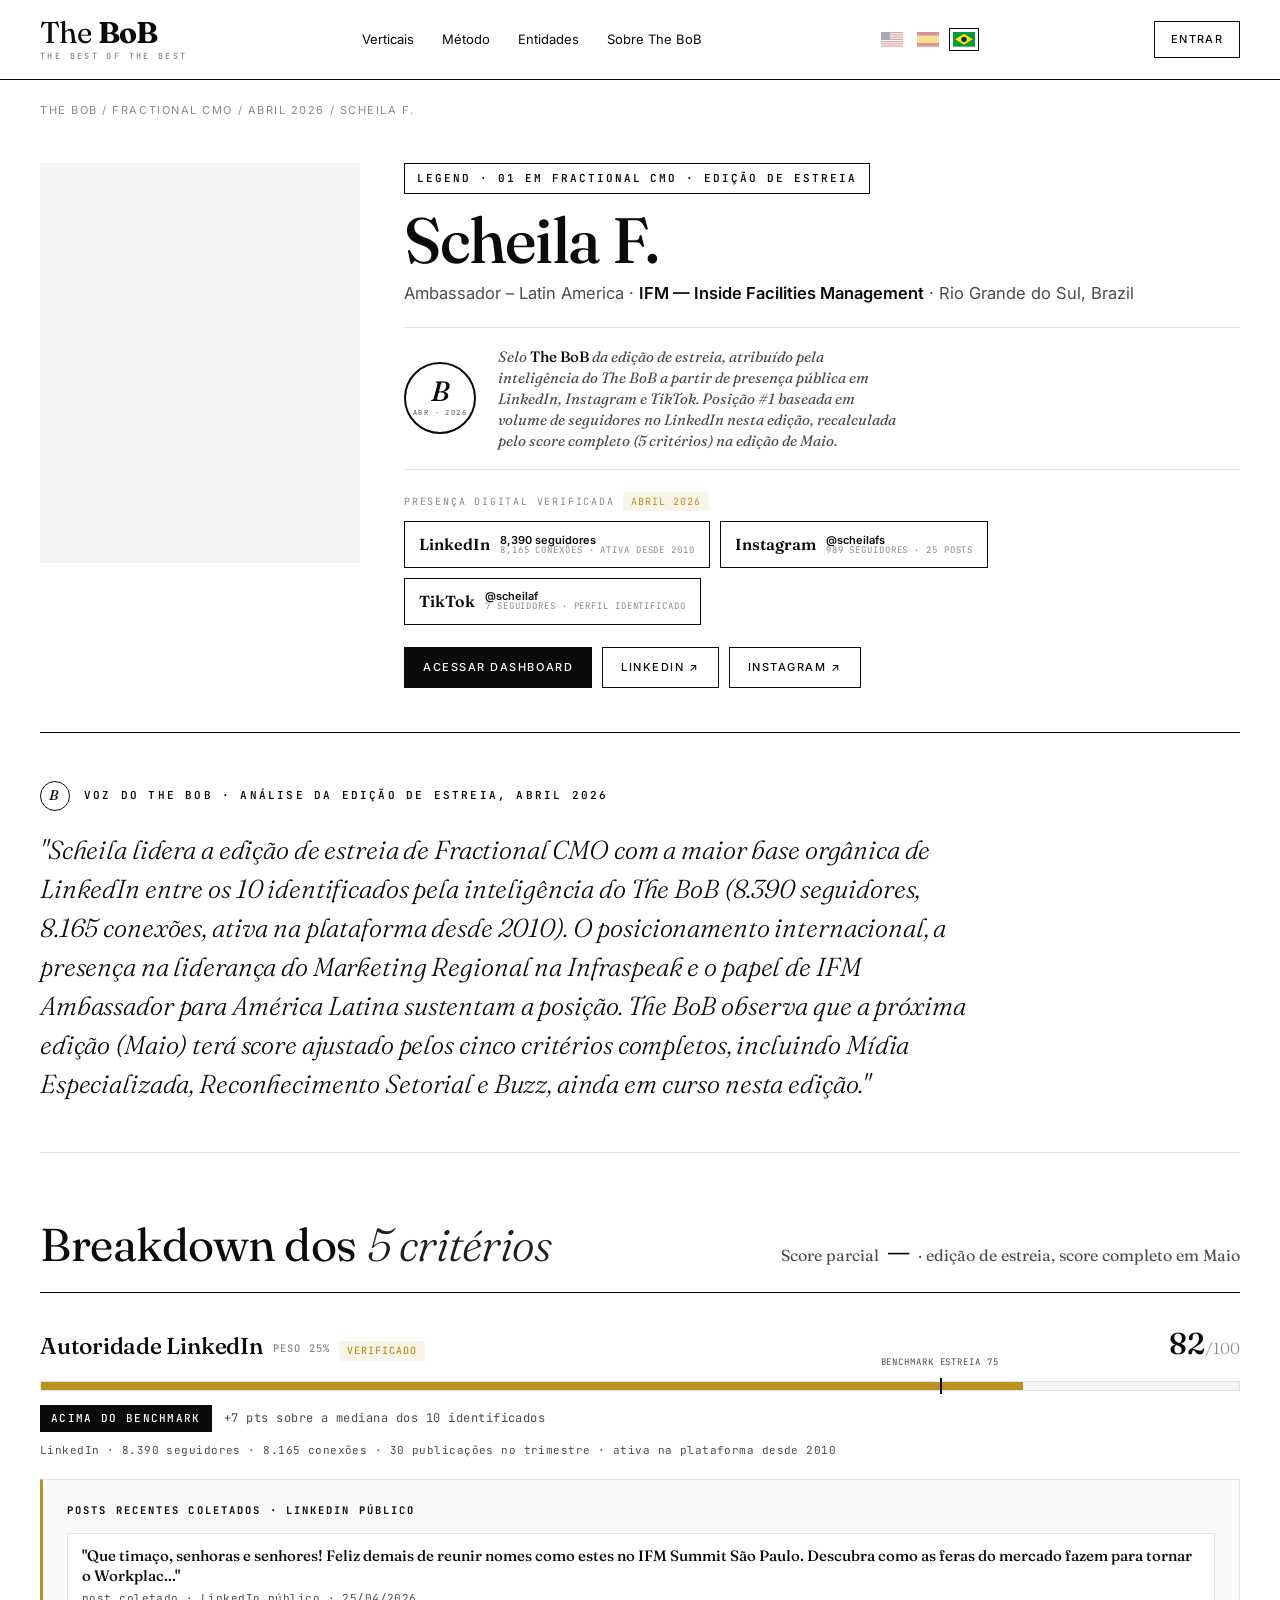
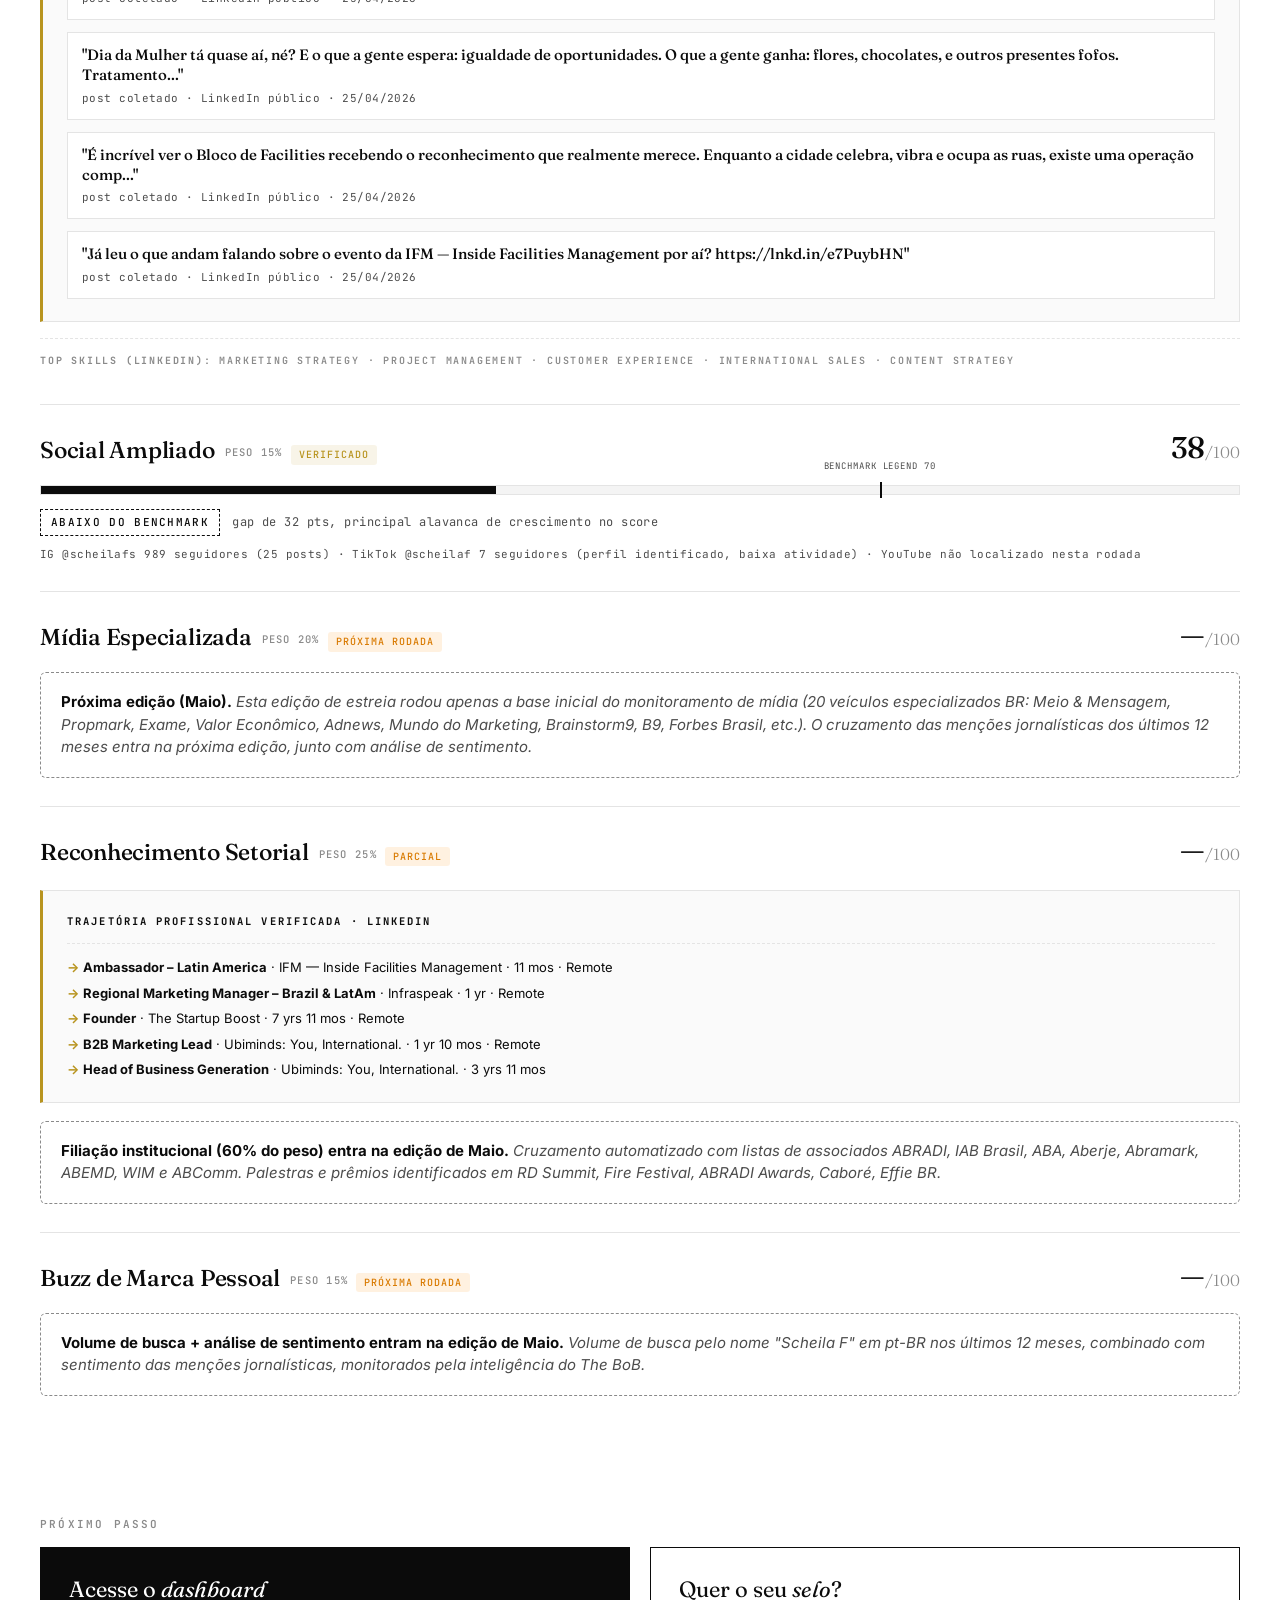
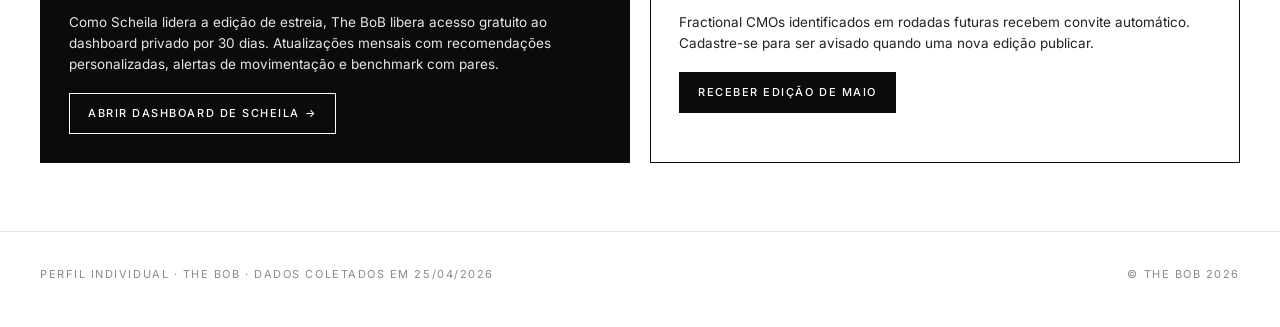
<file: scheila-perfil.html>
<!DOCTYPE html>
<html lang="pt-BR">
<head>
<meta charset="UTF-8" />
<meta name="viewport" content="width=device-width, initial-scale=1" />
<title>Scheila F. · Legend em Fractional CMO · The BoB</title>
<link rel="preconnect" href="https://fonts.googleapis.com" />
<link rel="preconnect" href="https://fonts.gstatic.com" crossorigin />
<link href="https://fonts.googleapis.com/css2?family=Fraunces:ital,opsz,wght@0,9..144,300;0,9..144,400;0,9..144,500;0,9..144,600;0,9..144,700;0,9..144,900;1,9..144,300;1,9..144,400&family=Inter:wght@300;400;500;600;700&family=JetBrains+Mono:wght@400;500;600;700&display=swap" rel="stylesheet" />
<link rel="stylesheet" href="styles.css" />
<style>
  .data-source {
    display: inline-block;
    padding: 2px 8px;
    background: rgba(184, 148, 31, 0.1);
    color: var(--gold);
    font-family: 'JetBrains Mono', monospace;
    font-size: 10px;
    letter-spacing: 0.1em;
    text-transform: uppercase;
    border-radius: 3px;
    margin-left: 8px;
  }
  .pending-block {
    padding: 18px 20px;
    border: 1px dashed var(--mute);
    border-radius: 6px;
    margin-top: 14px;
    color: var(--sub);
    font-style: italic;
    line-height: 1.5;
  }
  .pending-block strong {
    color: var(--ink);
    font-style: normal;
  }
</style>
</head>
<body>

<header class="nav">
  <div class="container">
    <a href="index.html" class="logo" data-no-translate>
      <span class="brand">The <strong>BoB</strong></span>
      <span class="tagline">The Best of the Best</span>
    </a>
    <ul class="nav-links">
      <li><a href="fractional.html">Verticais</a></li>
      <li><a href="#">Método</a></li>
      <li><a href="#">Entidades</a></li>
      <li><a href="#">Sobre The BoB</a></li>
    </ul>
    <div class="lang-switcher" role="group" aria-label="Idioma">
      <a href="?lang=en" aria-label="English" title="English">
        <svg viewBox="0 0 30 20" xmlns="http://www.w3.org/2000/svg" aria-hidden="true">
          <rect width="30" height="20" fill="#fff"/>
          <rect width="30" height="1.54" y="0" fill="#B22234"/>
          <rect width="30" height="1.54" y="3.08" fill="#B22234"/>
          <rect width="30" height="1.54" y="6.15" fill="#B22234"/>
          <rect width="30" height="1.54" y="9.23" fill="#B22234"/>
          <rect width="30" height="1.54" y="12.31" fill="#B22234"/>
          <rect width="30" height="1.54" y="15.38" fill="#B22234"/>
          <rect width="30" height="1.54" y="18.46" fill="#B22234"/>
          <rect width="12" height="10.77" fill="#3C3B6E"/>
        </svg>
      </a>
      <a href="?lang=es" aria-label="Español" title="Español">
        <svg viewBox="0 0 30 20" xmlns="http://www.w3.org/2000/svg" aria-hidden="true">
          <rect width="30" height="20" fill="#AA151B"/>
          <rect width="30" height="10" y="5" fill="#F1BF00"/>
        </svg>
      </a>
      <a href="?lang=pt" class="active" aria-label="Português" title="Português">
        <svg viewBox="0 0 30 20" xmlns="http://www.w3.org/2000/svg" aria-hidden="true">
          <rect width="30" height="20" fill="#009C3B"/>
          <polygon points="15,2.5 27,10 15,17.5 3,10" fill="#FFDF00"/>
          <circle cx="15" cy="10" r="3.6" fill="#002776"/>
        </svg>
      </a>
    </div>
    <a href="scheila-dashboard.html" class="nav-cta">Entrar</a>
  </div>
</header>

<main>
  <div class="container">
    <nav class="breadcrumb">
      <a href="index.html">The BoB</a> / <a href="fractional.html">Fractional CMO</a> / <a href="fractional.html">Abril 2026</a> / Scheila F.
    </nav>

    <section class="profile-hero">
      <div class="photo-4x5"><img loading="lazy" src="https://media.licdn.com/dms/image/v2/D4D03AQFuna9ECGHXxg/profile-displayphoto-crop_800_800/B4DZ01C85nIoAI-/0/1774711462662?e=1778716800&amp;v=beta&amp;t=gmewK8fJ9lTGWD_2EDAI8gznCjC5IQpfeiZCCf9YJHk" alt="Scheila F." onerror="this.src='https://placehold.co/400x500/0A0A0F/B8941F?text=The+BoB'" /></div>
      <div>
        <span class="profile-tier-badge">Legend · 01 em Fractional CMO · Edição de estreia</span>
        <h1 class="profile-name">Scheila F.</h1>
        <p class="profile-role">Ambassador – Latin America · <span class="company">IFM — Inside Facilities Management</span> · Rio Grande do Sul, Brazil</p>

        <div class="profile-seal-row">
          <div class="big-seal">
            <span class="b">B</span>
            <span class="month">Abr · 2026</span>
          </div>
          <p class="seal-desc">Selo <strong>The BoB</strong> da edição de estreia, atribuído pela inteligência do The BoB a partir de presença pública em LinkedIn, Instagram e TikTok. Posição #1 baseada em volume de seguidores no LinkedIn nesta edição, recalculada pelo score completo (5 critérios) na edição de Maio.</p>
        </div>

        <div class="profile-filiations">
          <span class="pf-label">Presença digital verificada<span class="data-source">Abril 2026</span></span>
          <div class="pf-grid">
            <div class="profile-fil"><span class="fil-code">LinkedIn</span><span class="fil-info"><span class="fil-name">8,390 seguidores</span><span class="fil-verif">8,165 conexões · ativa desde 2010</span></span></div>
            <div class="profile-fil"><span class="fil-code">Instagram</span><span class="fil-info"><span class="fil-name">@scheilafs</span><span class="fil-verif">989 seguidores · 25 posts</span></span></div>
            <div class="profile-fil"><span class="fil-code">TikTok</span><span class="fil-info"><span class="fil-name">@scheilaf</span><span class="fil-verif">7 seguidores · perfil identificado</span></span></div>
          </div>
        </div>

        <div class="profile-actions">
          <a href="scheila-dashboard.html" class="btn primary">Acessar dashboard</a>
          <a href="https://www.linkedin.com/in/scheilafs" target="_blank" rel="noopener" class="btn">LinkedIn ↗</a>
          <a href="https://www.instagram.com/scheilafs" target="_blank" rel="noopener" class="btn">Instagram ↗</a>
        </div>
      </div>
    </section>

    <section class="bob-voice">
      <div class="bv-label">
        <div class="bob-seal">B</div>
        Voz do The BoB · análise da edição de estreia, Abril 2026
      </div>
      <p class="bv-text">"Scheila lidera a edição de estreia de Fractional CMO com a maior base orgânica de LinkedIn entre os 10 identificados pela inteligência do The BoB (8.390 seguidores, 8.165 conexões, ativa na plataforma desde 2010). O posicionamento internacional, a presença na liderança do Marketing Regional na Infraspeak e o papel de IFM Ambassador para América Latina sustentam a posição. The BoB observa que a próxima edição (Maio) terá score ajustado pelos cinco critérios completos, incluindo Mídia Especializada, Reconhecimento Setorial e Buzz, ainda em curso nesta edição."</p>
    </section>

    <section class="breakdown-section">
      <div class="breakdown-head">
        <h2>Breakdown dos <em>5 critérios</em></h2>
        <div class="total">Score parcial <strong>—</strong> · edição de estreia, score completo em Maio</div>
      </div>

      <div class="criterion">
        <div class="crit-top">
          <div class="crit-name">Autoridade LinkedIn<span class="weight">PESO 25%</span><span class="data-source">verificado</span></div>
          <div class="crit-score">82<span class="total">/100</span></div>
        </div>
        <div class="crit-bar-wrap">
          <div class="crit-track">
            <div class="crit-fill gold" style="width: 82%"></div>
            <div class="crit-bench" style="left: 75%"><span class="crit-bench-label">benchmark estreia 75</span></div>
          </div>
        </div>
        <div class="crit-status">
          <span class="status-pill above">Acima do benchmark</span>
          <span class="gap-text">+7 pts sobre a mediana dos 10 identificados</span>
        </div>
        <div class="crit-sources">LinkedIn · 8.390 seguidores · 8.165 conexões · 30 publicações no trimestre · ativa na plataforma desde 2010</div>

        <div class="proof-block">
          <div class="proof-label">Posts recentes coletados · LinkedIn público</div>
          <div class="proof-items">
            <div class="proof-item">
              <span class="proof-title">"Que timaço, senhoras e senhores! Feliz demais de reunir nomes como estes no IFM Summit São Paulo. Descubra como as feras do mercado fazem para tornar o Workplac..."</span>
              <span class="proof-meta">post coletado · LinkedIn público · 25/04/2026</span>
            </div><div class="proof-item">
              <span class="proof-title">"Dia da Mulher tá quase aí, né? E o que a gente espera: igualdade de oportunidades. O que a gente ganha: flores, chocolates, e outros presentes fofos. Tratamento..."</span>
              <span class="proof-meta">post coletado · LinkedIn público · 25/04/2026</span>
            </div><div class="proof-item">
              <span class="proof-title">"É incrível ver o Bloco de Facilities recebendo o reconhecimento que realmente merece. Enquanto a cidade celebra, vibra e ocupa as ruas, existe uma operação comp..."</span>
              <span class="proof-meta">post coletado · LinkedIn público · 25/04/2026</span>
            </div><div class="proof-item">
              <span class="proof-title">"Já leu o que andam falando sobre o evento da IFM — Inside Facilities Management por aí?  https://lnkd.in/e7PuybHN"</span>
              <span class="proof-meta">post coletado · LinkedIn público · 25/04/2026</span>
            </div>
          </div>
        </div>

        <div class="proof-extra" style="margin-top: 16px;">
          <div class="proof-label-mini"><strong>Top skills (LinkedIn):</strong> Marketing Strategy · Project Management · Customer Experience · International Sales · Content Strategy</div>
        </div>
      </div>

      <div class="criterion">
        <div class="crit-top">
          <div class="crit-name">Social Ampliado<span class="weight">PESO 15%</span><span class="data-source">verificado</span></div>
          <div class="crit-score">38<span class="total">/100</span></div>
        </div>
        <div class="crit-bar-wrap">
          <div class="crit-track">
            <div class="crit-fill" style="width: 38%"></div>
            <div class="crit-bench" style="left: 70%"><span class="crit-bench-label">benchmark Legend 70</span></div>
          </div>
        </div>
        <div class="crit-status">
          <span class="status-pill below">Abaixo do benchmark</span>
          <span class="gap-text">gap de 32 pts, principal alavanca de crescimento no score</span>
        </div>
        <div class="crit-sources">IG @scheilafs 989 seguidores (25 posts) · TikTok @scheilaf 7 seguidores (perfil identificado, baixa atividade) · YouTube não localizado nesta rodada</div>
      </div>

      <div class="criterion">
        <div class="crit-top">
          <div class="crit-name">Mídia Especializada<span class="weight">PESO 20%</span><span class="data-source" style="background: rgba(255,140,0,0.12); color: #d97a00;">próxima rodada</span></div>
          <div class="crit-score">—<span class="total">/100</span></div>
        </div>
        <div class="pending-block">
          <strong>Próxima edição (Maio).</strong> Esta edição de estreia rodou apenas a base inicial do monitoramento de mídia (20 veículos especializados BR: Meio &amp; Mensagem, Propmark, Exame, Valor Econômico, Adnews, Mundo do Marketing, Brainstorm9, B9, Forbes Brasil, etc.). O cruzamento das menções jornalísticas dos últimos 12 meses entra na próxima edição, junto com análise de sentimento.
        </div>
      </div>

      <div class="criterion">
        <div class="crit-top">
          <div class="crit-name">Reconhecimento Setorial<span class="weight">PESO 25%</span><span class="data-source" style="background: rgba(255,140,0,0.12); color: #d97a00;">parcial</span></div>
          <div class="crit-score">—<span class="total">/100</span></div>
        </div>
        <div class="proof-block">
          <div class="proof-label">Trajetória profissional verificada · LinkedIn</div>
          <div class="proof-extra">
            <ul class="proof-list">
              <li><strong>Ambassador – Latin America</strong> · IFM — Inside Facilities Management · 11 mos · Remote</li><li><strong>Regional Marketing Manager – Brazil &amp; LatAm</strong> · Infraspeak · 1 yr · Remote</li><li><strong>Founder</strong> · The Startup Boost · 7 yrs 11 mos · Remote</li><li><strong>B2B Marketing Lead</strong> · Ubiminds: You, International.  · 1 yr 10 mos · Remote</li><li><strong>Head of Business Generation</strong> · Ubiminds: You, International.  · 3 yrs 11 mos</li>
            </ul>
          </div>
        </div>
        <div class="pending-block" style="margin-top: 18px;">
          <strong>Filiação institucional (60% do peso) entra na edição de Maio.</strong> Cruzamento automatizado com listas de associados ABRADI, IAB Brasil, ABA, Aberje, Abramark, ABEMD, WIM e ABComm. Palestras e prêmios identificados em RD Summit, Fire Festival, ABRADI Awards, Caboré, Effie BR.
        </div>
      </div>

      <div class="criterion">
        <div class="crit-top">
          <div class="crit-name">Buzz de Marca Pessoal<span class="weight">PESO 15%</span><span class="data-source" style="background: rgba(255,140,0,0.12); color: #d97a00;">próxima rodada</span></div>
          <div class="crit-score">—<span class="total">/100</span></div>
        </div>
        <div class="pending-block">
          <strong>Volume de busca + análise de sentimento entram na edição de Maio.</strong> Volume de busca pelo nome "Scheila F" em pt-BR nos últimos 12 meses, combinado com sentimento das menções jornalísticas, monitorados pela inteligência do The BoB.
        </div>
      </div>

    </section>

    <section class="final-cta-section">
      <h3 class="mono" style="font-size: 11px; letter-spacing: 0.2em; text-transform: uppercase; color: var(--mute); margin-bottom: 6px; font-weight: 600;">Próximo passo</h3>
      <div class="final-cta">
        <div class="final-card primary">
          <h4>Acesse o <em>dashboard</em></h4>
          <p>Como Scheila lidera a edição de estreia, The BoB libera acesso gratuito ao dashboard privado por 30 dias. Atualizações mensais com recomendações personalizadas, alertas de movimentação e benchmark com pares.</p>
          <a href="scheila-dashboard.html" class="btn" style="border-color: var(--paper); color: var(--paper); background: transparent;">Abrir dashboard de Scheila →</a>
        </div>
        <div class="final-card">
          <h4>Quer o seu <em>selo</em>?</h4>
          <p>Fractional CMOs identificados em rodadas futuras recebem convite automático. Cadastre-se para ser avisado quando uma nova edição publicar.</p>
          <a href="#" class="btn primary">Receber edição de Maio</a>
        </div>
      </div>
    </section>

  </div>
</main>

<footer class="global-footer">
  <div class="container">
    <span>Perfil individual · The BoB · dados coletados em 25/04/2026</span>
    <span>© The BoB 2026</span>
  </div>
</footer>

<script src="translate.js" defer></script>

</body>
</html>
</file>
<file: styles.css>
:root {
  --ink: #0B0B0B;
  --ink-2: #1F1F1F;
  --sub: #4C4C4C;
  --mute: #8A8A8A;
  --line: #E4E4E4;
  --line-strong: #BABABA;
  --soft: #F4F4F4;
  --softer: #FAFAFA;
  --paper: #FFFFFF;
  --gold: #B8941F;
  --gold-soft: #F4EBD0;
}

* { margin: 0; padding: 0; box-sizing: border-box; }
html { scroll-behavior: smooth; }
body {
  background: var(--paper);
  color: var(--ink);
  font-family: 'Inter', -apple-system, system-ui, sans-serif;
  font-size: 15px;
  line-height: 1.55;
  font-weight: 400;
  -webkit-font-smoothing: antialiased;
  text-rendering: optimizeLegibility;
}
::selection { background: var(--ink); color: var(--paper); }

img { display: block; max-width: 100%; }
a { color: inherit; }

.mono { font-family: 'JetBrains Mono', 'SF Mono', Menlo, Consolas, monospace; }
.container { max-width: 1280px; margin: 0 auto; padding: 0 40px; }

/* ───── NAV ───── */
.nav {
  border-bottom: 1px solid var(--ink);
  padding: 18px 0;
  background: var(--paper);
  position: sticky;
  top: 0;
  z-index: 50;
}
.nav .container {
  display: flex;
  justify-content: space-between;
  align-items: center;
  gap: 24px;
}

.logo {
  display: flex;
  flex-direction: column;
  text-decoration: none;
  line-height: 1;
  gap: 4px;
}
.logo .brand {
  font-family: 'Fraunces', serif;
  font-weight: 400;
  font-size: 30px;
  letter-spacing: -0.02em;
  color: var(--ink);
}
.logo .brand strong { font-weight: 700; color: var(--ink); }
.logo .tagline {
  font-family: 'JetBrains Mono', monospace;
  font-size: 8.5px;
  letter-spacing: 0.28em;
  text-transform: uppercase;
  color: var(--mute);
  font-weight: 500;
}

.nav-links {
  display: flex;
  gap: 28px;
  list-style: none;
  font-size: 13px;
}
.nav-links a {
  color: var(--ink);
  text-decoration: none;
  padding-bottom: 2px;
  border-bottom: 1px solid transparent;
}
.nav-links a:hover { border-bottom-color: var(--ink); }
.nav-cta {
  border: 1px solid var(--ink);
  padding: 9px 16px;
  font-size: 11px;
  letter-spacing: 0.12em;
  text-transform: uppercase;
  font-weight: 500;
  color: var(--ink);
  text-decoration: none;
}
.nav-cta:hover { background: var(--ink); color: var(--paper); }

/* ───── LANG SWITCHER (PT/EN/ES) ───── */
.lang-switcher {
  display: flex;
  flex-direction: row;
  align-items: center;
  gap: 6px;
  flex-shrink: 0;
  white-space: nowrap;
}
.lang-switcher a {
  display: inline-flex;
  align-items: center;
  justify-content: center;
  padding: 3px;
  border: 1px solid transparent;
  text-decoration: none;
  line-height: 0;
  flex-shrink: 0;
  opacity: 0.45;
  transition: opacity 0.15s ease, border-color 0.15s ease;
}
.lang-switcher a:hover { opacity: 0.85; }
.lang-switcher a.active {
  opacity: 1;
  border-color: var(--ink);
}
.lang-switcher svg {
  width: 22px;
  height: auto;
  display: block;
  flex-shrink: 0;
}

/* ───── BREADCRUMB ───── */
.breadcrumb {
  padding: 22px 0 0;
  font-size: 11px;
  letter-spacing: 0.14em;
  text-transform: uppercase;
  color: var(--mute);
}
.breadcrumb a { color: var(--mute); text-decoration: none; }
.breadcrumb a:hover { color: var(--ink); }

/* ───── HERO ───── */
.hero {
  padding: 52px 0 72px;
  border-bottom: 1px solid var(--ink);
}
.hero .eyebrow {
  font-size: 12px;
  font-weight: 500;
  letter-spacing: 0.18em;
  text-transform: uppercase;
  color: var(--ink);
  margin-bottom: 18px;
  font-family: 'Fraunces', serif;
  font-style: italic;
}
.hero h1 {
  font-family: 'Fraunces', serif;
  font-weight: 400;
  font-size: clamp(56px, 10vw, 160px);
  line-height: 0.88;
  letter-spacing: -0.035em;
  margin-bottom: 28px;
}
.hero h1 em { font-style: italic; font-weight: 300; color: var(--ink-2); }
.hero .lede {
  font-family: 'Fraunces', serif;
  font-weight: 300;
  font-style: italic;
  font-size: clamp(18px, 2vw, 26px);
  line-height: 1.4;
  max-width: 34ch;
  color: var(--sub);
  margin-bottom: 36px;
}
.hero .meta {
  display: flex;
  gap: 40px;
  font-size: 11px;
  letter-spacing: 0.12em;
  text-transform: uppercase;
  color: var(--mute);
  padding-top: 20px;
  border-top: 1px solid var(--line);
  flex-wrap: wrap;
}
.hero .meta strong { color: var(--ink); font-weight: 600; letter-spacing: 0.08em; }
.hero .abramark-stamp {
  display: inline-block;
  padding: 5px 11px;
  border: 1px solid var(--ink);
  font-family: 'JetBrains Mono', monospace;
  font-size: 9.5px;
  letter-spacing: 0.18em;
  text-transform: uppercase;
  margin-bottom: 22px;
  background: var(--paper);
}

/* ───── FILTERS ───── */
.filters {
  padding: 18px 0;
  border-bottom: 1px solid var(--line);
  display: flex;
  justify-content: space-between;
  align-items: center;
  flex-wrap: wrap;
  gap: 20px;
  background: var(--paper);
}
.filter-group { display: flex; gap: 8px; align-items: center; flex-wrap: wrap; }
.filter-label {
  font-size: 10px;
  letter-spacing: 0.18em;
  text-transform: uppercase;
  color: var(--mute);
  margin-right: 6px;
}
.chip {
  font-size: 12px;
  padding: 6px 12px;
  border: 1px solid var(--line-strong);
  background: var(--paper);
  color: var(--sub);
  cursor: pointer;
}
.chip.active { background: var(--ink); color: var(--paper); border-color: var(--ink); }
.toggle-view { display: inline-flex; border: 1px solid var(--ink); }
.toggle-view span {
  padding: 6px 14px;
  font-size: 12px;
  cursor: pointer;
  border-right: 1px solid var(--ink);
}
.toggle-view span:last-child { border-right: none; }
.toggle-view span.on { background: var(--ink); color: var(--paper); }

/* ───── TIER SECTIONS ───── */
.tier-section { padding: 64px 0 40px; }
.tier-header {
  display: flex;
  justify-content: space-between;
  align-items: baseline;
  flex-wrap: wrap;
  gap: 16px;
  padding-bottom: 12px;
  border-bottom: 1.5px solid var(--ink);
  margin-bottom: 24px;
}
.tier-header h2 {
  font-family: 'Fraunces', serif;
  font-weight: 400;
  font-size: clamp(34px, 4.2vw, 58px);
  line-height: 1;
  letter-spacing: -0.015em;
}
.tier-header h2 em { font-style: italic; color: var(--ink-2); font-weight: 300; }
.tier-header .range {
  font-family: 'Fraunces', serif;
  font-style: italic;
  font-size: 14px;
  color: var(--sub);
}
.tier-desc {
  font-family: 'Fraunces', serif;
  font-style: italic;
  font-size: 17px;
  line-height: 1.55;
  color: var(--sub);
  max-width: 58ch;
  margin-bottom: 36px;
  font-weight: 300;
}

/* ───── DELTA ───── */
.delta {
  font-size: 11px;
  font-weight: 500;
  letter-spacing: 0.06em;
  color: var(--sub);
  display: inline-flex;
  align-items: center;
  gap: 5px;
}
.delta.up { color: var(--gold); font-weight: 700; }
.delta.down { color: var(--sub); }
.delta.same { color: var(--mute); }
.delta.new {
  font-size: 10px;
  font-weight: 700;
  letter-spacing: 0.18em;
  text-transform: uppercase;
  border: 1px solid var(--ink);
  background: var(--ink);
  color: var(--paper);
  padding: 3px 8px;
}
.sym { font-family: 'Fraunces', serif; font-size: 12px; line-height: 1; }

/* ───── LEGENDS ───── */
.legends {
  display: grid;
  grid-template-columns: repeat(5, 1fr);
  gap: 26px;
}
.card-legend {
  display: flex;
  flex-direction: column;
  gap: 10px;
  text-decoration: none;
  color: inherit;
}
.card-legend:hover .photo-4x5 img { transform: scale(1.02); }
.card-legend .rank-row {
  display: flex;
  justify-content: space-between;
  align-items: flex-end;
  padding-bottom: 10px;
  border-bottom: 1px solid var(--ink);
}
.card-legend .rank-num {
  font-family: 'Fraunces', serif;
  font-size: 58px;
  line-height: 0.85;
  font-weight: 300;
  letter-spacing: -0.03em;
}
.photo-4x5 {
  width: 100%;
  aspect-ratio: 4 / 5;
  overflow: hidden;
  background: var(--soft);
}
.photo-4x5 img {
  width: 100%; height: 100%; object-fit: cover;
  transition: transform 0.3s ease;
}
.card-legend .name {
  font-family: 'Fraunces', serif;
  font-weight: 500;
  font-size: 20px;
  line-height: 1.12;
  letter-spacing: -0.015em;
  margin-top: 2px;
}
.card-legend .role {
  font-size: 12px;
  line-height: 1.45;
  color: var(--sub);
}
.card-legend .company { font-weight: 600; color: var(--ink); }
.card-legend .achievement {
  font-family: 'Fraunces', serif;
  font-style: italic;
  font-size: 13px;
  line-height: 1.5;
  color: var(--sub);
  padding-left: 12px;
  border-left: 2px solid var(--ink);
  margin-top: 4px;
  font-weight: 300;
}
.bob-block {
  display: flex;
  gap: 10px;
  align-items: flex-start;
  padding: 12px 0 0;
  border-top: 1px solid var(--line);
}
.bob-seal {
  width: 32px;
  height: 32px;
  border: 1.5px solid var(--ink);
  border-radius: 50%;
  display: flex;
  align-items: center;
  justify-content: center;
  font-family: 'Fraunces', serif;
  font-style: italic;
  font-size: 14px;
  font-weight: 500;
  flex-shrink: 0;
  background: var(--paper);
}
.bob-quote {
  font-family: 'Fraunces', serif;
  font-style: italic;
  font-size: 12px;
  line-height: 1.5;
  color: var(--ink-2);
  font-weight: 300;
}

.filiations {
  display: flex;
  gap: 5px;
  align-items: center;
  padding-top: 10px;
  margin-top: 4px;
  border-top: 1px dashed var(--line);
  flex-wrap: wrap;
}
.fil-label {
  font-family: 'JetBrains Mono', monospace;
  font-size: 9px;
  letter-spacing: 0.14em;
  text-transform: uppercase;
  color: var(--mute);
  margin-right: 4px;
}
.fil-badge {
  font-family: 'JetBrains Mono', monospace;
  font-size: 9.5px;
  letter-spacing: 0.08em;
  font-weight: 600;
  padding: 2px 6px;
  border: 1px solid var(--ink);
  color: var(--ink);
}
.fil-badge.tier-s { background: var(--ink); color: var(--paper); }
.fil-badge.tier-a { background: var(--paper); color: var(--ink); }
.fil-more { font-family: 'JetBrains Mono', monospace; font-size: 10px; color: var(--mute); }

/* ───── LEADERS ───── */
.leaders {
  display: grid;
  grid-template-columns: repeat(5, 1fr);
  gap: 20px;
}
.card-leader {
  display: flex;
  flex-direction: column;
  gap: 9px;
  text-decoration: none;
  color: inherit;
}
.card-leader .rank-row {
  display: flex;
  justify-content: space-between;
  align-items: baseline;
  padding-bottom: 8px;
  border-bottom: 1px solid var(--line-strong);
}
.card-leader .rank-num {
  font-family: 'Fraunces', serif;
  font-size: 38px;
  line-height: 1;
  font-weight: 400;
}
.photo-1x1 {
  width: 100%;
  aspect-ratio: 1 / 1;
  overflow: hidden;
  background: var(--soft);
}
.photo-1x1 img { width: 100%; height: 100%; object-fit: cover; }
.card-leader .name {
  font-family: 'Fraunces', serif;
  font-weight: 500;
  font-size: 17px;
  line-height: 1.15;
}
.card-leader .role { font-size: 11px; color: var(--sub); line-height: 1.35; }
.card-leader .company { font-weight: 600; color: var(--ink); }
.card-leader .leader-tag {
  padding-top: 8px;
  border-top: 1px solid var(--line);
  display: flex;
  align-items: center;
  gap: 8px;
  font-size: 10px;
  letter-spacing: 0.14em;
  text-transform: uppercase;
  color: var(--ink);
  font-weight: 600;
}
.mini-seal {
  width: 16px; height: 16px;
  border: 1px solid var(--ink);
  border-radius: 50%;
  display: inline-flex;
  align-items: center;
  justify-content: center;
  font-family: 'Fraunces', serif;
  font-style: italic;
  font-size: 9px;
  font-weight: 500;
  flex-shrink: 0;
}
.card-leader .filiations-mini {
  display: flex;
  gap: 4px;
  padding-top: 6px;
  flex-wrap: wrap;
}
.card-leader .filiations-mini .fil-badge { font-size: 8.5px; padding: 1.5px 5px; }

/* ───── RISING ───── */
.rising {
  display: grid;
  grid-template-columns: repeat(5, 1fr);
  gap: 12px;
}
.card-rising {
  display: flex;
  gap: 10px;
  padding: 11px;
  border: 1px solid var(--line);
  text-decoration: none;
  color: inherit;
}
.card-rising:hover { border-color: var(--ink); }
.card-rising .photo-mini {
  width: 54px; height: 54px;
  overflow: hidden;
  flex-shrink: 0;
  background: var(--soft);
}
.card-rising .photo-mini img { width: 100%; height: 100%; object-fit: cover; }
.rising-info {
  display: flex;
  flex-direction: column;
  gap: 2px;
  min-width: 0;
  flex: 1;
}
.rising-info .top-line {
  display: flex;
  align-items: baseline;
  gap: 8px;
  margin-bottom: 2px;
}
.rising-info .rnum { font-family: 'Fraunces', serif; font-weight: 500; font-size: 15px; }
.rising-info .rdelta { font-size: 10px; color: var(--mute); letter-spacing: 0.04em; }
.rising-info .rdelta.up { color: var(--gold); font-weight: 700; }
.rising-info .rdelta.new { font-weight: 700; letter-spacing: 0.12em; color: var(--ink); }
.rising-info .name {
  font-family: 'Fraunces', serif;
  font-weight: 500;
  font-size: 13px;
  line-height: 1.18;
}
.rising-info .role {
  font-size: 10px;
  color: var(--sub);
  line-height: 1.3;
  white-space: nowrap;
  overflow: hidden;
  text-overflow: ellipsis;
}
.rising-info .fil-mini {
  font-family: 'JetBrains Mono', monospace;
  font-size: 8px;
  color: var(--mute);
  letter-spacing: 0.08em;
  margin-top: 2px;
}

/* ───── RISING SPLIT (mesma diagramação para 11-30 e 31-50) ───── */
.rising.rising-mid,
.rising.rising-end {
  grid-template-columns: repeat(5, 1fr);
  gap: 14px;
}
.rising.rising-end {
  margin-top: 14px;
}

/* Garante que [hidden] funcione mesmo com display:grid forte das classes .rising */
.rising[hidden] { display: none !important; }

.expand-toggle {
  display: block;
  width: 100%;
  margin-top: 16px;
  padding: 20px;
  background: var(--paper);
  border: 1px dashed var(--ink);
  font-family: 'JetBrains Mono', monospace;
  font-size: 11px;
  letter-spacing: 0.18em;
  text-transform: uppercase;
  font-weight: 700;
  color: var(--ink);
  cursor: pointer;
  text-align: center;
  transition: all 0.2s;
}
.expand-toggle:hover {
  background: var(--ink);
  color: var(--paper);
  border-style: solid;
}

/* ───── EDITION FOOTER ───── */
.edition-footer {
  padding: 64px 0 44px;
  margin-top: 52px;
  border-top: 1px solid var(--ink);
  display: grid;
  grid-template-columns: 1fr 1fr;
  gap: 48px;
}
.edition-footer h3 {
  font-family: 'Fraunces', serif;
  font-weight: 400;
  font-size: 28px;
  line-height: 1.05;
  margin-bottom: 12px;
  letter-spacing: -0.015em;
}
.edition-footer h3 em { font-style: italic; color: var(--ink-2); font-weight: 300; }
.edition-footer p { font-size: 13.5px; color: var(--sub); line-height: 1.6; margin-bottom: 18px; max-width: 42ch; }
.footer-ctas { display: flex; gap: 10px; flex-wrap: wrap; }
.footer-ctas a {
  border: 1px solid var(--ink);
  padding: 10px 16px;
  font-size: 11px;
  letter-spacing: 0.14em;
  text-transform: uppercase;
  color: var(--ink);
  text-decoration: none;
  font-weight: 500;
}
.footer-ctas a.primary { background: var(--ink); color: var(--paper); }
.footer-ctas a:hover { background: var(--ink); color: var(--paper); }
.footer-ctas a.primary:hover { background: var(--paper); color: var(--ink); }

/* ───── GLOBAL FOOTER ───── */
.global-footer {
  padding: 34px 0 44px;
  color: var(--mute);
  font-size: 11px;
  letter-spacing: 0.14em;
  text-transform: uppercase;
  border-top: 1px solid var(--line);
}
.global-footer .container {
  display: flex;
  justify-content: space-between;
  flex-wrap: wrap;
  gap: 18px;
}
.global-footer a { color: var(--mute); text-decoration: none; }

/* ═══════════════════ PERFIL ═══════════════════ */
.profile-hero {
  padding: 44px 0;
  border-bottom: 1px solid var(--ink);
  display: grid;
  grid-template-columns: 320px 1fr;
  gap: 44px;
  align-items: start;
}
.profile-hero .photo-4x5 { max-width: 320px; }
.profile-tier-badge {
  font-family: 'JetBrains Mono', monospace;
  font-size: 11px;
  letter-spacing: 0.18em;
  text-transform: uppercase;
  color: var(--ink);
  padding: 6px 12px;
  border: 1px solid var(--ink);
  display: inline-block;
  margin-bottom: 14px;
  font-weight: 600;
}
.profile-name {
  font-family: 'Fraunces', serif;
  font-weight: 500;
  font-size: clamp(42px, 5vw, 68px);
  line-height: 1;
  letter-spacing: -0.02em;
  margin-bottom: 10px;
}
.profile-role {
  font-size: 16.5px;
  color: var(--sub);
  line-height: 1.4;
  margin-bottom: 22px;
}
.profile-role .company { font-weight: 600; color: var(--ink); }
.profile-seal-row {
  display: flex;
  align-items: center;
  gap: 22px;
  padding: 18px 0;
  border-top: 1px solid var(--line);
  border-bottom: 1px solid var(--line);
  margin-bottom: 22px;
}
.big-seal {
  width: 72px; height: 72px;
  border: 2px solid var(--ink);
  border-radius: 50%;
  display: flex;
  flex-direction: column;
  align-items: center;
  justify-content: center;
  font-family: 'Fraunces', serif;
  flex-shrink: 0;
}
.big-seal .b { font-style: italic; font-size: 28px; font-weight: 500; line-height: 1; }
.big-seal .month {
  font-family: 'JetBrains Mono', monospace;
  font-style: normal;
  font-size: 7px;
  letter-spacing: 0.2em;
  text-transform: uppercase;
  margin-top: 3px;
  color: var(--sub);
}
.seal-desc {
  font-family: 'Fraunces', serif;
  font-style: italic;
  font-size: 15px;
  color: var(--sub);
  line-height: 1.4;
  max-width: 40ch;
}
.seal-desc strong { color: var(--ink); font-weight: 500; font-style: normal; }

.profile-filiations {
  display: flex;
  flex-direction: column;
  gap: 10px;
  margin-bottom: 22px;
}
.profile-filiations .pf-label {
  font-family: 'JetBrains Mono', monospace;
  font-size: 10px;
  letter-spacing: 0.18em;
  text-transform: uppercase;
  color: var(--mute);
}
.profile-filiations .pf-grid { display: flex; gap: 10px; flex-wrap: wrap; }
.profile-fil {
  display: flex;
  align-items: center;
  gap: 10px;
  padding: 10px 14px;
  border: 1px solid var(--ink);
  background: var(--paper);
}
.profile-fil .fil-code { font-family: 'Fraunces', serif; font-size: 16px; font-weight: 600; }
.profile-fil .fil-info { display: flex; flex-direction: column; line-height: 1.1; }
.profile-fil .fil-name { font-size: 11px; font-weight: 600; }
.profile-fil .fil-verif {
  font-family: 'JetBrains Mono', monospace;
  font-size: 9px;
  color: var(--mute);
  letter-spacing: 0.1em;
  text-transform: uppercase;
}

.profile-actions { display: flex; gap: 10px; flex-wrap: wrap; }
.btn {
  border: 1px solid var(--ink);
  padding: 11px 18px;
  font-size: 11px;
  letter-spacing: 0.14em;
  text-transform: uppercase;
  color: var(--ink);
  text-decoration: none;
  font-weight: 500;
  background: var(--paper);
  cursor: pointer;
  display: inline-block;
}
.btn.primary { background: var(--ink); color: var(--paper); }
.btn:hover { background: var(--ink); color: var(--paper); }
.btn.primary:hover { background: var(--paper); color: var(--ink); }

/* voz do BoB */
.bob-voice {
  padding: 48px 0;
  border-bottom: 1px solid var(--line);
}
.bv-label {
  display: flex;
  align-items: center;
  gap: 14px;
  font-family: 'JetBrains Mono', monospace;
  font-size: 11px;
  letter-spacing: 0.2em;
  text-transform: uppercase;
  margin-bottom: 20px;
  color: var(--ink);
  font-weight: 600;
}
.bv-label .bob-seal { width: 30px; height: 30px; font-size: 14px; }
.bv-text {
  font-family: 'Fraunces', serif;
  font-style: italic;
  font-weight: 300;
  font-size: clamp(19px, 2.2vw, 26px);
  line-height: 1.5;
  max-width: 58ch;
  color: var(--ink);
  letter-spacing: -0.005em;
}

/* breakdown */
.breakdown-section { padding: 56px 0 40px; }
.breakdown-head {
  padding-bottom: 12px;
  border-bottom: 1.5px solid var(--ink);
  margin-bottom: 8px;
  display: flex;
  justify-content: space-between;
  align-items: baseline;
  flex-wrap: wrap;
  gap: 12px;
}
.breakdown-head h2 {
  font-family: 'Fraunces', serif;
  font-weight: 400;
  font-size: clamp(30px, 3.6vw, 46px);
  letter-spacing: -0.01em;
}
.breakdown-head h2 em { font-style: italic; color: var(--ink-2); font-weight: 300; }
.breakdown-head .total { font-family: 'Fraunces', serif; font-size: 16px; color: var(--sub); }
.breakdown-head .total strong {
  font-weight: 600;
  color: var(--ink);
  font-size: 28px;
  margin: 0 4px;
}

.criterion {
  padding: 28px 0;
  border-bottom: 1px solid var(--line);
}
.criterion:last-child { border-bottom: none; }
.crit-top {
  display: grid;
  grid-template-columns: 1fr auto;
  gap: 24px;
  align-items: baseline;
  margin-bottom: 16px;
}
.crit-name {
  font-family: 'Fraunces', serif;
  font-size: 23px;
  font-weight: 500;
  letter-spacing: -0.01em;
}
.crit-name .weight {
  font-family: 'JetBrains Mono', monospace;
  font-size: 10.5px;
  font-weight: 500;
  letter-spacing: 0.12em;
  color: var(--mute);
  margin-left: 10px;
  vertical-align: 2px;
}
.crit-score {
  font-family: 'Fraunces', serif;
  font-size: 30px;
  font-weight: 500;
  line-height: 1;
}
.crit-score .total { font-size: 16px; color: var(--mute); font-weight: 300; }
.crit-bar-wrap { margin: 14px 0; }
.crit-track {
  width: 100%;
  height: 10px;
  background: var(--soft);
  border: 1px solid var(--line);
  position: relative;
}
.crit-fill {
  position: absolute;
  top: 0; left: 0; bottom: 0;
  background: var(--ink);
}
.crit-fill.gold { background: var(--gold); }
.crit-bench {
  position: absolute;
  top: -4px; bottom: -4px;
  width: 2px;
  background: var(--ink);
}
.crit-bench-label {
  position: absolute;
  top: -22px;
  transform: translateX(-50%);
  font-family: 'JetBrains Mono', monospace;
  font-size: 9px;
  letter-spacing: 0.1em;
  text-transform: uppercase;
  color: var(--sub);
  white-space: nowrap;
}

.crit-status {
  display: flex;
  gap: 12px;
  align-items: center;
  font-family: 'JetBrains Mono', monospace;
  font-size: 11px;
  letter-spacing: 0.12em;
  text-transform: uppercase;
  font-weight: 500;
  margin-bottom: 10px;
  flex-wrap: wrap;
}
.status-pill {
  padding: 4px 10px;
  border: 1px solid var(--ink);
  display: inline-block;
}
.status-pill.above { background: var(--ink); color: var(--paper); }
.status-pill.at { background: var(--paper); color: var(--ink); }
.status-pill.below { background: var(--paper); color: var(--ink); border-style: dashed; }
.crit-status .gap-text {
  color: var(--sub);
  font-weight: 400;
  letter-spacing: 0.04em;
  text-transform: none;
  font-size: 12px;
}

.crit-sources {
  font-family: 'JetBrains Mono', monospace;
  font-size: 11px;
  color: var(--sub);
  letter-spacing: 0.04em;
  margin-top: 8px;
  line-height: 1.6;
}

/* ═══ CTA AFILIAÇÃO ═══ */
.cta-affiliate {
  margin-top: 26px;
  padding: 28px;
  background: var(--softer);
  border: 1.5px solid var(--ink);
  position: relative;
}
.cta-affiliate::before {
  content: 'O BoB recomenda';
  position: absolute;
  top: -12px;
  left: 24px;
  background: var(--paper);
  padding: 2px 10px;
  font-family: 'JetBrains Mono', monospace;
  font-size: 10px;
  letter-spacing: 0.2em;
  text-transform: uppercase;
  font-weight: 700;
  border: 1.5px solid var(--ink);
}
.cta-affiliate .cta-title {
  font-family: 'Fraunces', serif;
  font-style: italic;
  font-size: 17px;
  line-height: 1.45;
  color: var(--ink);
  margin-bottom: 20px;
  font-weight: 300;
  max-width: 60ch;
}
.cta-affiliate .plats {
  display: grid;
  grid-template-columns: repeat(3, 1fr);
  gap: 14px;
  margin-bottom: 16px;
}
.plat {
  background: var(--paper);
  border: 1px solid var(--line);
  padding: 16px;
  display: flex;
  flex-direction: column;
  gap: 8px;
}
.plat:hover { border-color: var(--ink); }
.plat-rank {
  font-family: 'JetBrains Mono', monospace;
  font-size: 9px;
  letter-spacing: 0.2em;
  text-transform: uppercase;
  color: var(--mute);
  font-weight: 600;
}
.plat-name {
  font-family: 'Fraunces', serif;
  font-size: 22px;
  font-weight: 500;
  letter-spacing: -0.01em;
  line-height: 1;
}
.plat-desc { font-size: 12.5px; color: var(--sub); line-height: 1.45; }
.plat-meta {
  display: flex;
  justify-content: space-between;
  align-items: baseline;
  margin-top: 6px;
  padding-top: 10px;
  border-top: 1px dashed var(--line);
}
.plat-price { font-family: 'JetBrains Mono', monospace; font-size: 11px; font-weight: 600; letter-spacing: 0.04em; }
.plat-price small { color: var(--mute); font-weight: 400; }
.plat-aff {
  font-family: 'JetBrains Mono', monospace;
  font-size: 9px;
  letter-spacing: 0.16em;
  text-transform: uppercase;
  color: var(--mute);
}
.plat-btn {
  margin-top: 10px;
  background: var(--ink);
  color: var(--paper);
  text-align: center;
  padding: 9px;
  font-family: 'JetBrains Mono', monospace;
  font-size: 10px;
  letter-spacing: 0.2em;
  text-transform: uppercase;
  font-weight: 600;
  text-decoration: none;
  display: block;
}
.cta-disclaimer {
  font-family: 'JetBrains Mono', monospace;
  font-size: 10px;
  line-height: 1.6;
  color: var(--mute);
  padding-top: 12px;
  border-top: 1px dashed var(--line);
}
.cta-keep {
  margin-top: 14px;
  font-family: 'JetBrains Mono', monospace;
  font-size: 11px;
  letter-spacing: 0.08em;
  color: var(--ink);
  font-weight: 500;
  padding: 12px 14px;
  background: var(--paper);
  border-left: 3px solid var(--gold);
}

/* ═══════════════════ PROOF BLOCKS (perfil) ═══════════════════ */
.proof-block {
  margin-top: 20px;
  padding: 22px 24px;
  background: var(--softer);
  border: 1px solid var(--line);
  border-left: 3px solid var(--gold);
}
.proof-label {
  font-family: 'JetBrains Mono', monospace;
  font-size: 10.5px;
  letter-spacing: 0.2em;
  text-transform: uppercase;
  color: var(--ink);
  font-weight: 700;
  margin-bottom: 14px;
}
.proof-label-mini {
  font-family: 'JetBrains Mono', monospace;
  font-size: 10px;
  letter-spacing: 0.18em;
  text-transform: uppercase;
  color: var(--mute);
  font-weight: 600;
  margin-bottom: 8px;
}

/* Destaques LinkedIn */
.proof-items { display: flex; flex-direction: column; gap: 12px; }
.proof-item {
  padding: 12px 14px;
  background: var(--paper);
  border: 1px solid var(--line);
  display: flex;
  flex-direction: column;
  gap: 4px;
}
.proof-item .proof-title {
  font-family: 'Fraunces', serif;
  font-size: 15px;
  font-weight: 500;
  line-height: 1.35;
  color: var(--ink);
}
.proof-item .proof-meta {
  font-family: 'JetBrains Mono', monospace;
  font-size: 11px;
  color: var(--sub);
  letter-spacing: 0.04em;
}

/* Menções em mídia */
.media-mentions { display: flex; flex-direction: column; gap: 10px; }
.media-item {
  padding: 14px 16px;
  background: var(--paper);
  border: 1px solid var(--line);
  display: grid;
  grid-template-columns: 160px 1fr;
  gap: 16px;
  align-items: baseline;
}
.media-item .media-outlet {
  font-family: 'Fraunces', serif;
  font-weight: 600;
  font-size: 17px;
  letter-spacing: -0.01em;
  color: var(--ink);
}
.media-item .media-right {
  display: flex;
  flex-direction: column;
  gap: 4px;
  min-width: 0;
}
.media-item .media-headline {
  font-family: 'Fraunces', serif;
  font-style: italic;
  font-size: 14px;
  line-height: 1.4;
  color: var(--ink-2);
  font-weight: 400;
}
.media-item .media-date {
  font-family: 'JetBrains Mono', monospace;
  font-size: 10.5px;
  letter-spacing: 0.08em;
  text-transform: uppercase;
  color: var(--mute);
  font-weight: 500;
}

/* Entidades em destaque grande */
.entities-big {
  display: grid;
  grid-template-columns: repeat(3, 1fr);
  gap: 12px;
  margin-bottom: 16px;
}
.entity-big {
  padding: 20px 18px;
  background: var(--paper);
  border: 1.5px solid var(--ink);
  display: flex;
  flex-direction: column;
  gap: 8px;
  min-height: 140px;
  position: relative;
}
.entity-big.tier-s { background: var(--ink); color: var(--paper); }
.entity-big .entity-logo {
  font-family: 'Fraunces', serif;
  font-size: 38px;
  font-weight: 700;
  line-height: 1;
  letter-spacing: -0.025em;
}
.entity-big.tier-s .entity-logo { color: var(--paper); }
.entity-big .entity-name {
  font-family: 'Inter', sans-serif;
  font-size: 11.5px;
  font-weight: 500;
  line-height: 1.3;
  color: var(--sub);
}
.entity-big.tier-s .entity-name { color: #CCC; }
.entity-big .entity-tier {
  margin-top: auto;
  padding-top: 10px;
  border-top: 1px dashed var(--line);
  font-family: 'JetBrains Mono', monospace;
  font-size: 10px;
  letter-spacing: 0.12em;
  text-transform: uppercase;
  font-weight: 600;
  color: var(--gold);
}
.entity-big.tier-s .entity-tier { border-top-color: #444; }

.proof-extra {
  padding-top: 14px;
  border-top: 1px dashed var(--line);
}
.proof-list {
  list-style: none;
  display: flex;
  flex-direction: column;
  gap: 6px;
}
.proof-list li {
  font-family: 'Inter', sans-serif;
  font-size: 13px;
  line-height: 1.5;
  color: var(--ink);
  padding-left: 16px;
  position: relative;
}
.proof-list li::before {
  content: '→';
  position: absolute;
  left: 0;
  color: var(--gold);
  font-weight: 700;
}

/* ═══════════════════ HOME PÚBLICA (meta-home) ═══════════════════ */
.home-hero {
  padding: 80px 0 64px;
  border-bottom: 1px solid var(--ink);
}
.home-hero .h-eyebrow {
  font-family: 'JetBrains Mono', monospace;
  font-size: 11px;
  letter-spacing: 0.24em;
  text-transform: uppercase;
  color: var(--gold);
  font-weight: 700;
  margin-bottom: 24px;
  display: inline-block;
  padding: 6px 12px;
  border: 1px solid var(--gold);
}
.home-hero h1 {
  font-family: 'Fraunces', serif;
  font-weight: 400;
  font-size: clamp(48px, 6.8vw, 104px);
  line-height: 0.95;
  letter-spacing: -0.025em;
  max-width: 18ch;
  margin-bottom: 28px;
}
.home-hero h1 em { font-style: italic; color: var(--ink-2); font-weight: 300; }
.home-hero h1 strong { font-weight: 700; color: var(--ink); }
/* Manifesto editorial reutilizável em qualquer hero público */
.h-manifesto {
  font-family: 'Fraunces', serif;
  font-style: italic;
  font-weight: 300;
  font-size: clamp(17px, 1.7vw, 22px);
  line-height: 1.5;
  letter-spacing: -0.005em;
  color: var(--ink-2);
  max-width: 58ch;
  margin: 0 0 28px;
  padding-left: 14px;
  border-left: 2px solid var(--gold);
}
.h-manifesto em {
  font-style: normal;
  font-weight: 500;
  color: var(--ink);
}
.home-hero .h-lede strong { font-weight: 600; color: var(--ink); font-style: normal; }
.home-hero .h-lede {
  font-family: 'Fraunces', serif;
  font-weight: 300;
  font-style: italic;
  font-size: clamp(19px, 2vw, 26px);
  line-height: 1.5;
  max-width: 52ch;
  color: var(--sub);
  margin-bottom: 36px;
}
.home-hero .h-ctas { display: flex; gap: 12px; flex-wrap: wrap; }

/* ═══════════════════ SPOTLIGHT (edição recém-saída) ═══════════════════ */
.edition-spotlight {
  padding: 56px 40px;
  background: var(--ink);
  color: var(--paper);
  margin: 48px 0;
  display: grid;
  grid-template-columns: 1fr 1fr;
  gap: 40px;
  align-items: center;
}
.edition-spotlight .spot-label {
  font-family: 'JetBrains Mono', monospace;
  font-size: 11px;
  letter-spacing: 0.24em;
  text-transform: uppercase;
  color: var(--gold);
  font-weight: 700;
  margin-bottom: 16px;
}
.edition-spotlight h2 {
  font-family: 'Fraunces', serif;
  font-weight: 400;
  font-size: clamp(34px, 4.2vw, 56px);
  line-height: 1;
  letter-spacing: -0.02em;
  margin-bottom: 14px;
}
.edition-spotlight h2 em { font-style: italic; color: var(--gold); font-weight: 400; }
.edition-spotlight p {
  font-family: 'Fraunces', serif;
  font-style: italic;
  font-size: 17px;
  line-height: 1.5;
  color: #DDD;
  margin-bottom: 20px;
  max-width: 44ch;
}
.edition-spotlight .spot-cta {
  display: inline-block;
  background: var(--gold);
  color: var(--ink);
  padding: 14px 22px;
  font-family: 'JetBrains Mono', monospace;
  font-size: 11px;
  letter-spacing: 0.2em;
  text-transform: uppercase;
  font-weight: 700;
  text-decoration: none;
}
.edition-spotlight .spot-cta:hover { background: var(--paper); color: var(--ink); }
.spot-right {
  display: flex;
  flex-direction: column;
  gap: 12px;
}
.spot-preview {
  display: flex;
  gap: 12px;
  align-items: center;
  padding: 12px;
  background: #1F1F1F;
  border: 1px solid #2F2F2F;
}
.spot-preview .spot-num {
  font-family: 'Fraunces', serif;
  font-size: 30px;
  font-weight: 500;
  color: var(--gold);
  line-height: 1;
  width: 40px;
  text-align: center;
}
.spot-preview .spot-photo {
  width: 48px;
  height: 48px;
  overflow: hidden;
  background: #333;
  flex-shrink: 0;
}
.spot-preview .spot-photo img { width: 100%; height: 100%; object-fit: cover; }
.spot-preview .spot-info { flex: 1; min-width: 0; }
.spot-preview .spot-name {
  font-family: 'Fraunces', serif;
  font-size: 15px;
  font-weight: 500;
  color: var(--paper);
  line-height: 1.2;
}
.spot-preview .spot-role {
  font-size: 11px;
  color: #AAA;
  line-height: 1.3;
}

/* ═══════════════════ PREVIEW LISTS ═══════════════════ */
.preview-list-section { padding: 56px 0 32px; }
.preview-head {
  display: flex;
  justify-content: space-between;
  align-items: baseline;
  padding-bottom: 12px;
  border-bottom: 1.5px solid var(--ink);
  margin-bottom: 28px;
  flex-wrap: wrap;
  gap: 12px;
}
.preview-head h2 {
  font-family: 'Fraunces', serif;
  font-weight: 400;
  font-size: clamp(28px, 3.4vw, 42px);
  letter-spacing: -0.01em;
}
.preview-head h2 em { font-style: italic; color: var(--ink-2); font-weight: 300; }
.preview-head .preview-badge {
  font-family: 'JetBrains Mono', monospace;
  font-size: 10.5px;
  letter-spacing: 0.18em;
  text-transform: uppercase;
  color: var(--mute);
  font-weight: 600;
}
.preview-head .preview-badge strong { color: var(--ink); font-weight: 700; }
.preview-head .preview-badge.new { color: var(--gold); }

.preview-top5 {
  display: grid;
  grid-template-columns: repeat(5, 1fr);
  gap: 14px;
  margin-bottom: 16px;
}
.preview-card {
  display: flex;
  flex-direction: column;
  gap: 8px;
  text-decoration: none;
  color: inherit;
  padding: 12px;
  border: 1px solid var(--line);
  background: var(--paper);
  transition: border-color 0.2s;
}
.preview-card:hover { border-color: var(--ink); }
.preview-card .pc-rank {
  display: flex;
  justify-content: space-between;
  align-items: baseline;
  padding-bottom: 6px;
  border-bottom: 1px solid var(--line);
}
.preview-card .pc-num {
  font-family: 'Fraunces', serif;
  font-size: 26px;
  font-weight: 500;
  line-height: 1;
  letter-spacing: -0.02em;
}
.preview-card .pc-delta {
  font-family: 'JetBrains Mono', monospace;
  font-size: 10px;
  font-weight: 700;
  letter-spacing: 0.04em;
  color: var(--mute);
}
.preview-card .pc-delta.up { color: var(--gold); }
.preview-card .pc-delta.new {
  color: var(--ink);
  background: var(--gold);
  padding: 2px 5px;
  font-size: 8px;
  letter-spacing: 0.14em;
  text-transform: uppercase;
}
.preview-card .pc-photo {
  width: 100%;
  aspect-ratio: 1 / 1;
  overflow: hidden;
  background: var(--soft);
}
.preview-card .pc-photo img { width: 100%; height: 100%; object-fit: cover; }
.preview-card .pc-name {
  font-family: 'Fraunces', serif;
  font-size: 14px;
  font-weight: 500;
  line-height: 1.15;
  letter-spacing: -0.01em;
}
.preview-card .pc-role {
  font-size: 10.5px;
  color: var(--sub);
  line-height: 1.3;
  white-space: nowrap;
  overflow: hidden;
  text-overflow: ellipsis;
}
.preview-card .pc-fil {
  font-family: 'JetBrains Mono', monospace;
  font-size: 8.5px;
  color: var(--mute);
  letter-spacing: 0.08em;
  margin-top: auto;
  padding-top: 8px;
  border-top: 1px dashed var(--line);
}

.preview-cta {
  display: flex;
  justify-content: space-between;
  align-items: center;
  padding: 18px 22px;
  background: var(--softer);
  border: 1px dashed var(--ink);
  font-family: 'JetBrains Mono', monospace;
  font-size: 11px;
  letter-spacing: 0.18em;
  text-transform: uppercase;
  font-weight: 700;
  color: var(--ink);
  text-decoration: none;
  margin-bottom: 8px;
}
.preview-cta:hover { background: var(--ink); color: var(--paper); }
.preview-cta .pc-arrow {
  font-size: 16px;
  transition: transform 0.2s;
  font-weight: 400;
}
.preview-cta:hover .pc-arrow { transform: translateX(4px); }

/* Como o BoB decide (home) */
.how-section {
  padding: 64px 0 56px;
  border-top: 1px solid var(--ink);
  margin-top: 56px;
  display: grid;
  grid-template-columns: 1fr 1.3fr;
  gap: 56px;
  align-items: start;
}
.how-section h2 {
  font-family: 'Fraunces', serif;
  font-weight: 400;
  font-size: clamp(30px, 3.8vw, 48px);
  line-height: 1;
  letter-spacing: -0.015em;
  margin-bottom: 14px;
}
.how-section h2 em { font-style: italic; color: var(--ink-2); font-weight: 300; }
.how-section .how-lede {
  font-family: 'Fraunces', serif;
  font-style: italic;
  font-size: 17px;
  line-height: 1.5;
  color: var(--sub);
  margin-bottom: 22px;
}
.how-section .how-links { display: flex; gap: 10px; flex-wrap: wrap; }
.how-right {
  display: grid;
  grid-template-columns: repeat(2, 1fr);
  gap: 10px;
}
.how-card {
  padding: 16px 18px;
  border: 1px solid var(--line);
  background: var(--paper);
}
.how-card .hc-weight {
  font-family: 'Fraunces', serif;
  font-size: 26px;
  font-weight: 500;
  color: var(--ink);
  line-height: 1;
  letter-spacing: -0.02em;
}
.how-card .hc-name {
  font-family: 'Inter', sans-serif;
  font-size: 12.5px;
  font-weight: 600;
  color: var(--ink);
  margin: 6px 0 3px;
}
.how-card .hc-source {
  font-family: 'JetBrains Mono', monospace;
  font-size: 9.5px;
  color: var(--mute);
  letter-spacing: 0.06em;
}

/* ═══════════════════ APRESENTAÇÃO ═══════════════════ */
.pres-hero {
  padding: 80px 0 60px;
  border-bottom: 1px solid var(--ink);
  text-align: center;
}
.pres-hero .pres-logo {
  font-family: 'Fraunces', serif;
  font-size: clamp(72px, 12vw, 160px);
  line-height: 0.9;
  font-weight: 400;
  letter-spacing: -0.035em;
  margin-bottom: 8px;
}
.pres-hero .pres-logo strong { font-weight: 700; }
.pres-hero .pres-tagline {
  font-family: 'JetBrains Mono', monospace;
  font-size: 13px;
  letter-spacing: 0.28em;
  text-transform: uppercase;
  color: var(--mute);
  font-weight: 500;
  margin-bottom: 48px;
}
.pres-hero .pres-sub {
  font-family: 'Fraunces', serif;
  font-style: italic;
  font-weight: 300;
  font-size: clamp(18px, 2vw, 26px);
  line-height: 1.4;
  color: var(--sub);
  max-width: 50ch;
  margin: 0 auto 32px;
}
.pres-hero .pres-meta {
  display: inline-flex;
  gap: 28px;
  font-family: 'JetBrains Mono', monospace;
  font-size: 11px;
  letter-spacing: 0.16em;
  text-transform: uppercase;
  color: var(--mute);
  padding-top: 24px;
  border-top: 1px solid var(--line);
  margin-top: 20px;
}
.pres-hero .pres-meta strong { color: var(--ink); font-weight: 600; }

.pres-grid-section { padding: 64px 0 40px; }
.pres-grid-head {
  padding-bottom: 12px;
  border-bottom: 1.5px solid var(--ink);
  margin-bottom: 32px;
  display: flex;
  justify-content: space-between;
  align-items: baseline;
  flex-wrap: wrap;
  gap: 12px;
}
.pres-grid-head h2 {
  font-family: 'Fraunces', serif;
  font-weight: 400;
  font-size: clamp(30px, 3.6vw, 44px);
  letter-spacing: -0.01em;
}
.pres-grid-head h2 em { font-style: italic; color: var(--ink-2); font-weight: 300; }
.pres-grid {
  display: grid;
  grid-template-columns: repeat(3, 1fr);
  gap: 20px;
}
.pres-card {
  display: flex;
  flex-direction: column;
  border: 1.5px solid var(--ink);
  background: var(--paper);
  text-decoration: none;
  color: inherit;
  overflow: hidden;
  transition: transform 0.3s;
}
.pres-card:hover { transform: translateY(-4px); }
.pres-card:hover .pres-card-cta { background: var(--gold); color: var(--paper); }
.pres-card-visual {
  aspect-ratio: 16 / 10;
  background: var(--soft);
  position: relative;
  overflow: hidden;
  display: flex;
  align-items: center;
  justify-content: center;
  border-bottom: 1.5px solid var(--ink);
}
.pres-card-visual svg { width: 100%; height: 100%; }
.pres-card-body {
  padding: 24px 22px;
  display: flex;
  flex-direction: column;
  flex: 1;
  gap: 10px;
}
.pres-card-num {
  font-family: 'JetBrains Mono', monospace;
  font-size: 10.5px;
  letter-spacing: 0.22em;
  text-transform: uppercase;
  color: var(--mute);
  font-weight: 700;
}
.pres-card h3 {
  font-family: 'Fraunces', serif;
  font-weight: 500;
  font-size: 30px;
  line-height: 1;
  letter-spacing: -0.02em;
  margin-bottom: 4px;
}
.pres-card h3 em { font-style: italic; color: var(--ink-2); font-weight: 400; }
.pres-card p {
  font-size: 13.5px;
  line-height: 1.55;
  color: var(--sub);
  margin-bottom: 12px;
}
.pres-card .pres-card-url {
  font-family: 'JetBrains Mono', monospace;
  font-size: 10.5px;
  color: var(--mute);
  letter-spacing: 0.04em;
  margin-top: auto;
  padding-top: 12px;
  border-top: 1px dashed var(--line);
}
.pres-card-cta {
  display: block;
  text-align: center;
  background: var(--ink);
  color: var(--paper);
  padding: 14px;
  font-family: 'JetBrains Mono', monospace;
  font-size: 11px;
  letter-spacing: 0.22em;
  text-transform: uppercase;
  font-weight: 600;
  transition: all 0.2s;
}

.pres-context {
  padding: 60px 0 80px;
  border-top: 1px solid var(--line);
  margin-top: 48px;
  display: grid;
  grid-template-columns: 1fr 1fr;
  gap: 60px;
}
.pres-context h3 {
  font-family: 'Fraunces', serif;
  font-size: 26px;
  font-weight: 500;
  margin-bottom: 14px;
  letter-spacing: -0.015em;
}
.pres-context h3 em { font-style: italic; color: var(--ink-2); font-weight: 400; }
.pres-context p {
  font-size: 14px;
  line-height: 1.65;
  color: var(--sub);
  margin-bottom: 14px;
}
.pres-context p strong { color: var(--ink); font-weight: 600; }
.pres-context .pres-key {
  font-family: 'Fraunces', serif;
  font-style: italic;
  font-size: 18px;
  line-height: 1.5;
  color: var(--ink);
  padding: 14px 16px;
  background: var(--softer);
  border-left: 3px solid var(--gold);
  margin: 16px 0;
  font-weight: 400;
}

/* chart */
.chart-section { padding: 44px 0; border-bottom: 1px solid var(--line); }
.chart-head {
  display: flex;
  justify-content: space-between;
  align-items: baseline;
  padding-bottom: 10px;
  border-bottom: 1.5px solid var(--ink);
  margin-bottom: 22px;
}
.chart-head h3 { font-family: 'Fraunces', serif; font-size: 22px; font-weight: 500; }
.chart-wrap {
  width: 100%;
  background: var(--softer);
  border: 1px solid var(--line);
  padding: 24px 14px 14px;
}
.chart-svg { width: 100%; height: auto; max-height: 320px; }

/* histórico */
.history-section { padding: 28px 0; border-bottom: 1px solid var(--line); }
.history-table {
  width: 100%;
  border-collapse: collapse;
  font-family: 'Inter', sans-serif;
  font-size: 13px;
}
.history-table th, .history-table td {
  border-bottom: 1px solid var(--line);
  padding: 10px 12px;
  text-align: left;
}
.history-table th {
  font-size: 10px;
  text-transform: uppercase;
  letter-spacing: 0.14em;
  color: var(--mute);
  font-weight: 600;
  border-bottom: 1.5px solid var(--ink);
}
.history-table td.num {
  text-align: right;
  font-variant-numeric: tabular-nums;
  font-family: 'JetBrains Mono', monospace;
  font-size: 12px;
}
.history-table td.rank { font-family: 'Fraunces', serif; font-size: 15px; font-weight: 500; }

/* CTA condicional final */
.final-cta-section { padding: 52px 0 68px; }
.final-cta { display: grid; grid-template-columns: 1fr 1fr; gap: 20px; margin-top: 14px; }
.final-card { padding: 28px; border: 1.5px solid var(--ink); background: var(--paper); }
.final-card.primary { background: var(--ink); color: var(--paper); }
.final-card h4 {
  font-family: 'Fraunces', serif;
  font-weight: 400;
  font-size: 22px;
  margin-bottom: 10px;
  line-height: 1.2;
}
.final-card h4 em { font-style: italic; }
.final-card p { font-size: 13.5px; line-height: 1.55; margin-bottom: 18px; opacity: 0.9; }

/* ═══════════════════ DASHBOARD ═══════════════════ */
.dash-hero {
  padding: 52px 0 48px;
  border-bottom: 1px solid var(--ink);
  display: grid;
  grid-template-columns: 1.2fr 1fr;
  gap: 40px;
  align-items: start;
}
.dash-welcome .eyebrow {
  font-family: 'Fraunces', serif;
  font-style: italic;
  font-size: 12px;
  letter-spacing: 0.18em;
  text-transform: uppercase;
  color: var(--ink);
  margin-bottom: 16px;
}
.dash-welcome h1 {
  font-family: 'Fraunces', serif;
  font-weight: 400;
  font-size: clamp(48px, 7vw, 96px);
  line-height: 0.95;
  letter-spacing: -0.025em;
  margin-bottom: 16px;
}
.dash-welcome h1 em { font-style: italic; font-weight: 500; }
.dash-welcome .dash-meta {
  font-family: 'JetBrains Mono', monospace;
  font-size: 11px;
  letter-spacing: 0.16em;
  text-transform: uppercase;
  color: var(--sub);
  padding-top: 20px;
  border-top: 1px solid var(--line);
}
.dash-meta strong { color: var(--ink); font-weight: 600; }
.dash-stats {
  display: grid;
  grid-template-columns: repeat(3, 1fr);
  gap: 14px;
  align-self: end;
}
.dash-stat {
  padding: 22px 18px;
  border: 1px solid var(--ink);
  background: var(--paper);
}
.dash-stat.primary { background: var(--ink); color: var(--paper); }
.dash-stat .ds-label {
  font-family: 'JetBrains Mono', monospace;
  font-size: 9.5px;
  letter-spacing: 0.2em;
  text-transform: uppercase;
  color: var(--mute);
  margin-bottom: 10px;
  font-weight: 600;
}
.dash-stat.primary .ds-label { color: #CCC; }
.dash-stat .ds-value {
  font-family: 'Fraunces', serif;
  font-size: 42px;
  font-weight: 500;
  line-height: 1;
  letter-spacing: -0.02em;
}
.dash-stat .ds-sub {
  font-family: 'JetBrains Mono', monospace;
  font-size: 11px;
  color: var(--mute);
  margin-top: 8px;
  letter-spacing: 0.04em;
}
.dash-stat.primary .ds-sub { color: #AAA; }
.dash-stat .ds-value .gold { color: var(--gold); }

/* ───── DELTAS POR CRITÉRIO (dashboard) ───── */
.deltas-section { padding: 52px 0; border-bottom: 1px solid var(--line); }
.deltas-head {
  padding-bottom: 12px;
  border-bottom: 1.5px solid var(--ink);
  margin-bottom: 24px;
  display: flex;
  justify-content: space-between;
  align-items: baseline;
  flex-wrap: wrap;
  gap: 12px;
}
.deltas-head h2 {
  font-family: 'Fraunces', serif;
  font-weight: 400;
  font-size: clamp(30px, 3.6vw, 44px);
  letter-spacing: -0.01em;
}
.deltas-head h2 em { font-style: italic; color: var(--ink-2); font-weight: 300; }

.delta-row {
  display: grid;
  grid-template-columns: 180px 1fr 110px 1fr;
  gap: 20px;
  padding: 16px 0;
  align-items: center;
  border-bottom: 1px dashed var(--line);
}
.delta-row:last-child { border-bottom: none; }
.delta-name {
  font-family: 'Fraunces', serif;
  font-size: 17px;
  font-weight: 500;
}
.delta-name .weight {
  font-family: 'JetBrains Mono', monospace;
  font-size: 9.5px;
  color: var(--mute);
  margin-left: 6px;
}
.delta-bar-wrap { position: relative; }
.delta-bar {
  width: 100%;
  height: 8px;
  background: var(--soft);
  border: 1px solid var(--line);
  position: relative;
}
.delta-fill {
  position: absolute;
  top: 0; left: 0; bottom: 0;
  background: var(--ink);
}
.delta-fill.gold { background: var(--gold); }
.delta-score {
  font-family: 'Fraunces', serif;
  font-size: 22px;
  font-weight: 500;
  letter-spacing: -0.01em;
  display: flex;
  align-items: baseline;
  gap: 6px;
}
.delta-score .dd {
  font-family: 'JetBrains Mono', monospace;
  font-size: 11px;
  font-weight: 600;
  letter-spacing: 0.08em;
  padding: 2px 6px;
  border: 1px solid var(--ink);
}
.delta-score .dd.up { background: var(--gold); color: var(--paper); border-color: var(--gold); }
.delta-score .dd.down { background: var(--paper); color: var(--sub); border-color: var(--line-strong); border-style: dashed; }
.delta-score .dd.same { background: var(--paper); color: var(--mute); border: 1px dashed var(--line-strong); }
.delta-note {
  font-family: 'JetBrains Mono', monospace;
  font-size: 11px;
  color: var(--sub);
  letter-spacing: 0.04em;
  line-height: 1.5;
}

/* ───── ALERTAS ───── */
.alerts-section { padding: 48px 0; border-bottom: 1px solid var(--line); }
.alerts-grid {
  display: grid;
  grid-template-columns: repeat(3, 1fr);
  gap: 14px;
  margin-top: 20px;
}
.alert {
  padding: 18px;
  border: 1px solid var(--ink);
  background: var(--paper);
  display: flex;
  flex-direction: column;
  gap: 8px;
}
.alert .alert-cat {
  font-family: 'JetBrains Mono', monospace;
  font-size: 9.5px;
  letter-spacing: 0.18em;
  text-transform: uppercase;
  color: var(--gold);
  font-weight: 700;
}
.alert .alert-title {
  font-family: 'Fraunces', serif;
  font-size: 16px;
  font-weight: 500;
  line-height: 1.3;
}
.alert .alert-body { font-size: 12.5px; color: var(--sub); line-height: 1.45; }

/* ───── RECOMENDAÇÕES ───── */
.recs-section { padding: 52px 0; border-bottom: 1px solid var(--line); }
.recs-head { margin-bottom: 24px; padding-bottom: 12px; border-bottom: 1.5px solid var(--ink); }
.recs-head h2 {
  font-family: 'Fraunces', serif;
  font-weight: 400;
  font-size: clamp(30px, 3.6vw, 44px);
  letter-spacing: -0.01em;
}
.recs-head h2 em { font-style: italic; color: var(--ink-2); font-weight: 300; }
.recs-head p {
  font-family: 'Fraunces', serif;
  font-style: italic;
  font-size: 15px;
  color: var(--sub);
  margin-top: 8px;
}

/* ───── COMUNIDADE ───── */
.community-section {
  padding: 44px 0 68px;
}
.community-card {
  padding: 32px;
  border: 1.5px solid var(--ink);
  background: var(--softer);
  display: grid;
  grid-template-columns: 1fr auto;
  gap: 32px;
  align-items: center;
}
.community-card h3 {
  font-family: 'Fraunces', serif;
  font-size: 24px;
  font-weight: 500;
  margin-bottom: 6px;
}
.community-card h3 em { font-style: italic; }
.community-card p {
  font-size: 13.5px;
  color: var(--sub);
  line-height: 1.55;
  max-width: 46ch;
}

/* ═══════════════════ OUTRAS LISTAS (home) ═══════════════════ */
.other-lists-section {
  padding: 64px 0 20px;
  border-top: 1px solid var(--ink);
  margin-top: 48px;
}
.other-lists-head {
  display: flex;
  justify-content: space-between;
  align-items: baseline;
  flex-wrap: wrap;
  gap: 16px;
  padding-bottom: 12px;
  border-bottom: 1.5px solid var(--ink);
  margin-bottom: 28px;
}
.other-lists-head h2 {
  font-family: 'Fraunces', serif;
  font-weight: 400;
  font-size: clamp(30px, 3.6vw, 46px);
  letter-spacing: -0.01em;
}
.other-lists-head h2 em { font-style: italic; color: var(--ink-2); font-weight: 300; }
.other-lists-head .ol-lede {
  font-family: 'Fraunces', serif;
  font-style: italic;
  font-size: 15px;
  color: var(--sub);
  max-width: 52ch;
  font-weight: 300;
  line-height: 1.5;
}
.other-lists-grid {
  display: grid;
  grid-template-columns: repeat(4, 1fr);
  gap: 14px;
}
.other-list {
  padding: 22px 20px;
  border: 1px solid var(--line);
  background: var(--paper);
  text-decoration: none;
  color: inherit;
  display: flex;
  flex-direction: column;
  gap: 8px;
  min-height: 180px;
  transition: border-color 0.2s, background 0.2s;
}
.other-list:hover { border-color: var(--ink); background: var(--softer); }
.other-list .ol-kicker {
  font-family: 'JetBrains Mono', monospace;
  font-size: 9.5px;
  letter-spacing: 0.22em;
  text-transform: uppercase;
  color: var(--mute);
  font-weight: 600;
}
.other-list h3 {
  font-family: 'Fraunces', serif;
  font-size: 30px;
  font-weight: 500;
  line-height: 1;
  letter-spacing: -0.02em;
  margin-top: 2px;
}
.other-list .ol-meta {
  font-family: 'JetBrains Mono', monospace;
  font-size: 10.5px;
  color: var(--sub);
  letter-spacing: 0.06em;
  margin-top: 4px;
}
.other-list .ol-highlight {
  font-family: 'JetBrains Mono', monospace;
  font-size: 11px;
  color: var(--gold);
  letter-spacing: 0.04em;
  font-weight: 700;
  margin-top: auto;
  padding-top: 12px;
  border-top: 1px dashed var(--line);
}
.other-list .ol-arrow {
  display: inline-block;
  margin-left: 4px;
  transition: transform 0.2s;
}
.other-list:hover .ol-arrow { transform: translateX(4px); }

/* ═══════════════════ RESPONSIVE ═══════════════════ */
@media (max-width: 1100px) {
  .rising,
  .rising.rising-mid,
  .rising.rising-end { grid-template-columns: repeat(4, 1fr); }
  .other-lists-grid { grid-template-columns: repeat(3, 1fr); }
}
@media (max-width: 900px) {
  .container { padding: 0 28px; }
  .legends { grid-template-columns: repeat(2, 1fr); gap: 32px; }
  .leaders { grid-template-columns: repeat(3, 1fr); }
  .rising { grid-template-columns: repeat(3, 1fr); }
  .edition-footer { grid-template-columns: 1fr; gap: 36px; }
  .profile-hero { grid-template-columns: 220px 1fr; gap: 28px; }
  .cta-affiliate .plats { grid-template-columns: 1fr; }
  .final-cta { grid-template-columns: 1fr; }
  .dash-hero { grid-template-columns: 1fr; gap: 28px; }
  .dash-stats { grid-template-columns: repeat(3, 1fr); }
  .delta-row { grid-template-columns: 120px 1fr 90px; }
  .delta-row .delta-note { grid-column: 1 / -1; font-size: 10.5px; }
  .alerts-grid { grid-template-columns: 1fr; }
  .community-card { grid-template-columns: 1fr; gap: 16px; }
  .entities-big { grid-template-columns: 1fr; }
  .media-item { grid-template-columns: 1fr; gap: 4px; }
  .pres-grid { grid-template-columns: 1fr; }
  .pres-context { grid-template-columns: 1fr; gap: 32px; }
  .edition-spotlight { grid-template-columns: 1fr; padding: 36px 28px; margin: 32px -28px; }
  .preview-top5 { grid-template-columns: repeat(3, 1fr); }
  .preview-top5 .preview-card:nth-child(4),
  .preview-top5 .preview-card:nth-child(5) { display: none; }
  .how-section { grid-template-columns: 1fr; gap: 28px; }
}
@media (max-width: 640px) {
  .container { padding: 0 20px; }
  .nav-links { display: none; }
  .logo .brand { font-size: 24px; }
  .logo .tagline { font-size: 8px; }
  .lang-switcher { gap: 4px; }
  .lang-switcher a { padding: 2px; }
  .lang-switcher svg { width: 18px; }

  /* Legends mobile: 1º ocupa linha inteira (hero), 2-5 em 2x2 (50% cada) */
  .legends { grid-template-columns: 1fr 1fr; gap: 28px 14px; }
  .card-legend {
    padding: 14px 12px 18px;
    background: var(--paper);
    border: 1px solid var(--line);
    border-radius: 4px;
  }
  .card-legend:hover { border-color: var(--ink); }
  .card-legend:nth-child(1) {
    grid-column: 1 / -1;
    padding: 18px 16px 22px;
    background: var(--off-white);
    border: 1px solid var(--ink);
  }
  .card-legend .rank-num { font-size: 42px; }
  .card-legend .name { font-size: 17px; }
  .card-legend .role { font-size: 11.5px; }
  .card-legend .achievement { font-size: 12px; padding-left: 10px; }
  .card-legend .bob-seal { width: 28px; height: 28px; font-size: 13px; }
  .card-legend .bob-quote { font-size: 11px; line-height: 1.45; }
  .card-legend .bob-block { padding: 10px 0 2px; gap: 10px; }
  .card-legend:nth-child(1) .rank-num { font-size: 52px; }
  .card-legend:nth-child(1) .name { font-size: 20px; }

  /* Leaders mobile: listagem compacta (foto pequena à esquerda, info à direita) */
  .leaders { grid-template-columns: 1fr; gap: 8px; }
  .card-leader {
    display: grid;
    grid-template-columns: 54px 1fr;
    grid-template-areas:
      "photo rank"
      "photo name"
      "photo role"
      "fil   fil";
    gap: 2px 10px;
    padding: 10px;
    border: 1px solid var(--line);
    align-items: start;
  }
  .card-leader .photo-1x1 {
    grid-area: photo;
    width: 54px;
    height: 54px;
    align-self: center;
  }
  .card-leader .rank-row {
    grid-area: rank;
    padding: 0;
    border-bottom: none;
    align-items: center;
  }
  .card-leader .rank-num { font-size: 18px; }
  .card-leader .name { grid-area: name; font-size: 13px; line-height: 1.18; }
  .card-leader .role { grid-area: role; font-size: 10.5px; line-height: 1.3; }
  .card-leader .role br { display: none; }
  .card-leader .leader-tag { display: none; }
  .card-leader .filiations-mini {
    grid-area: fil;
    padding-top: 6px;
    margin-top: 4px;
    border-top: 1px solid var(--line);
  }

  /* Rising mobile: listagem 1 coluna, 2 linhas pequenas */
  .rising { grid-template-columns: 1fr; gap: 6px; }
  .card-rising { padding: 10px; }
  .card-rising .photo-mini { width: 52px; height: 52px; }
  .rising-info .name { font-size: 13px; }
  .rising-info .role { font-size: 10.5px; white-space: normal; }

  /* Other lists mobile */
  .other-lists-grid { grid-template-columns: 1fr 1fr; gap: 10px; }
  .other-list h3 { font-size: 24px; }

  .profile-hero { grid-template-columns: 1fr; gap: 18px; }
  .profile-hero .photo-4x5 { max-width: 100%; }
  .profile-seal-row { flex-direction: column; align-items: flex-start; gap: 14px; }

  .dash-stats { grid-template-columns: 1fr; }
  .delta-row { grid-template-columns: 1fr auto; }
  .delta-row .delta-bar-wrap { grid-column: 1 / -1; }
}
@media (max-width: 420px) {
  .other-lists-grid { grid-template-columns: 1fr; }
  .preview-top5 { grid-template-columns: repeat(2, 1fr); }
  .how-right { grid-template-columns: 1fr; }
}
</file>
